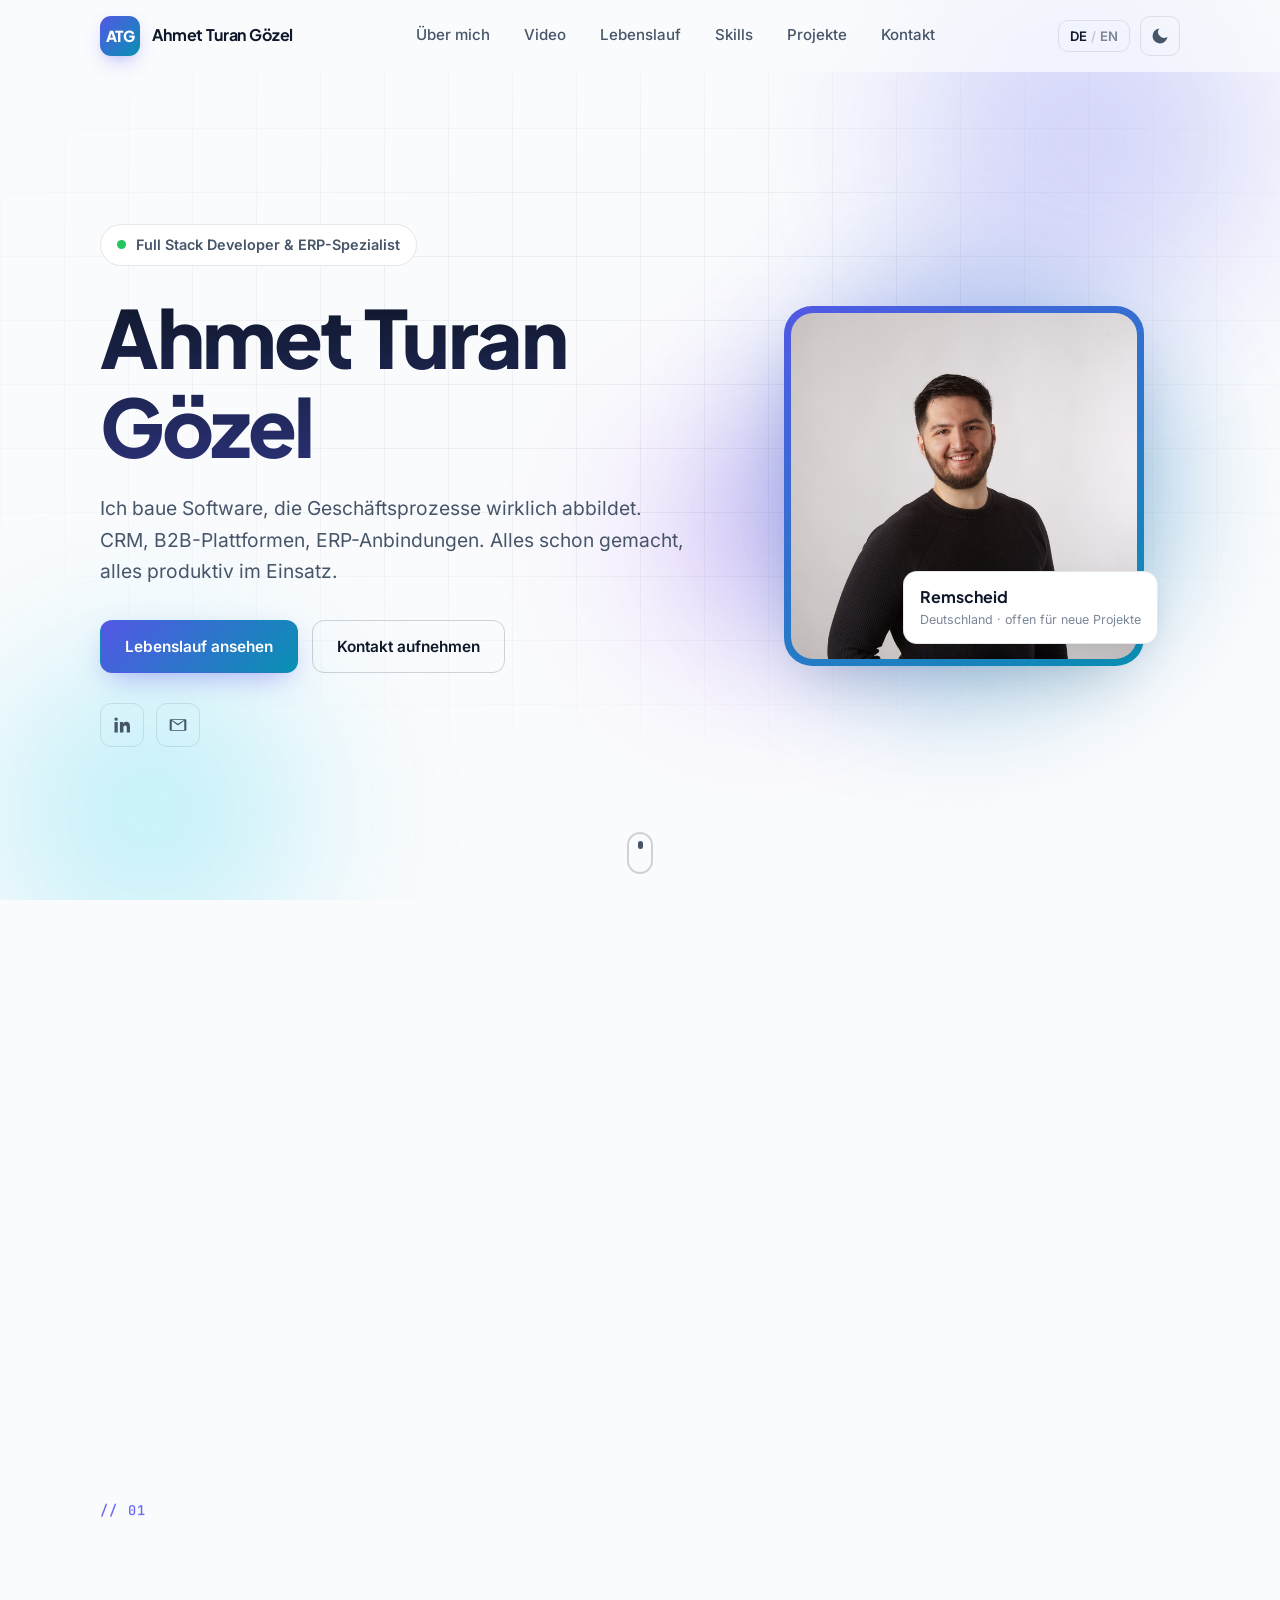
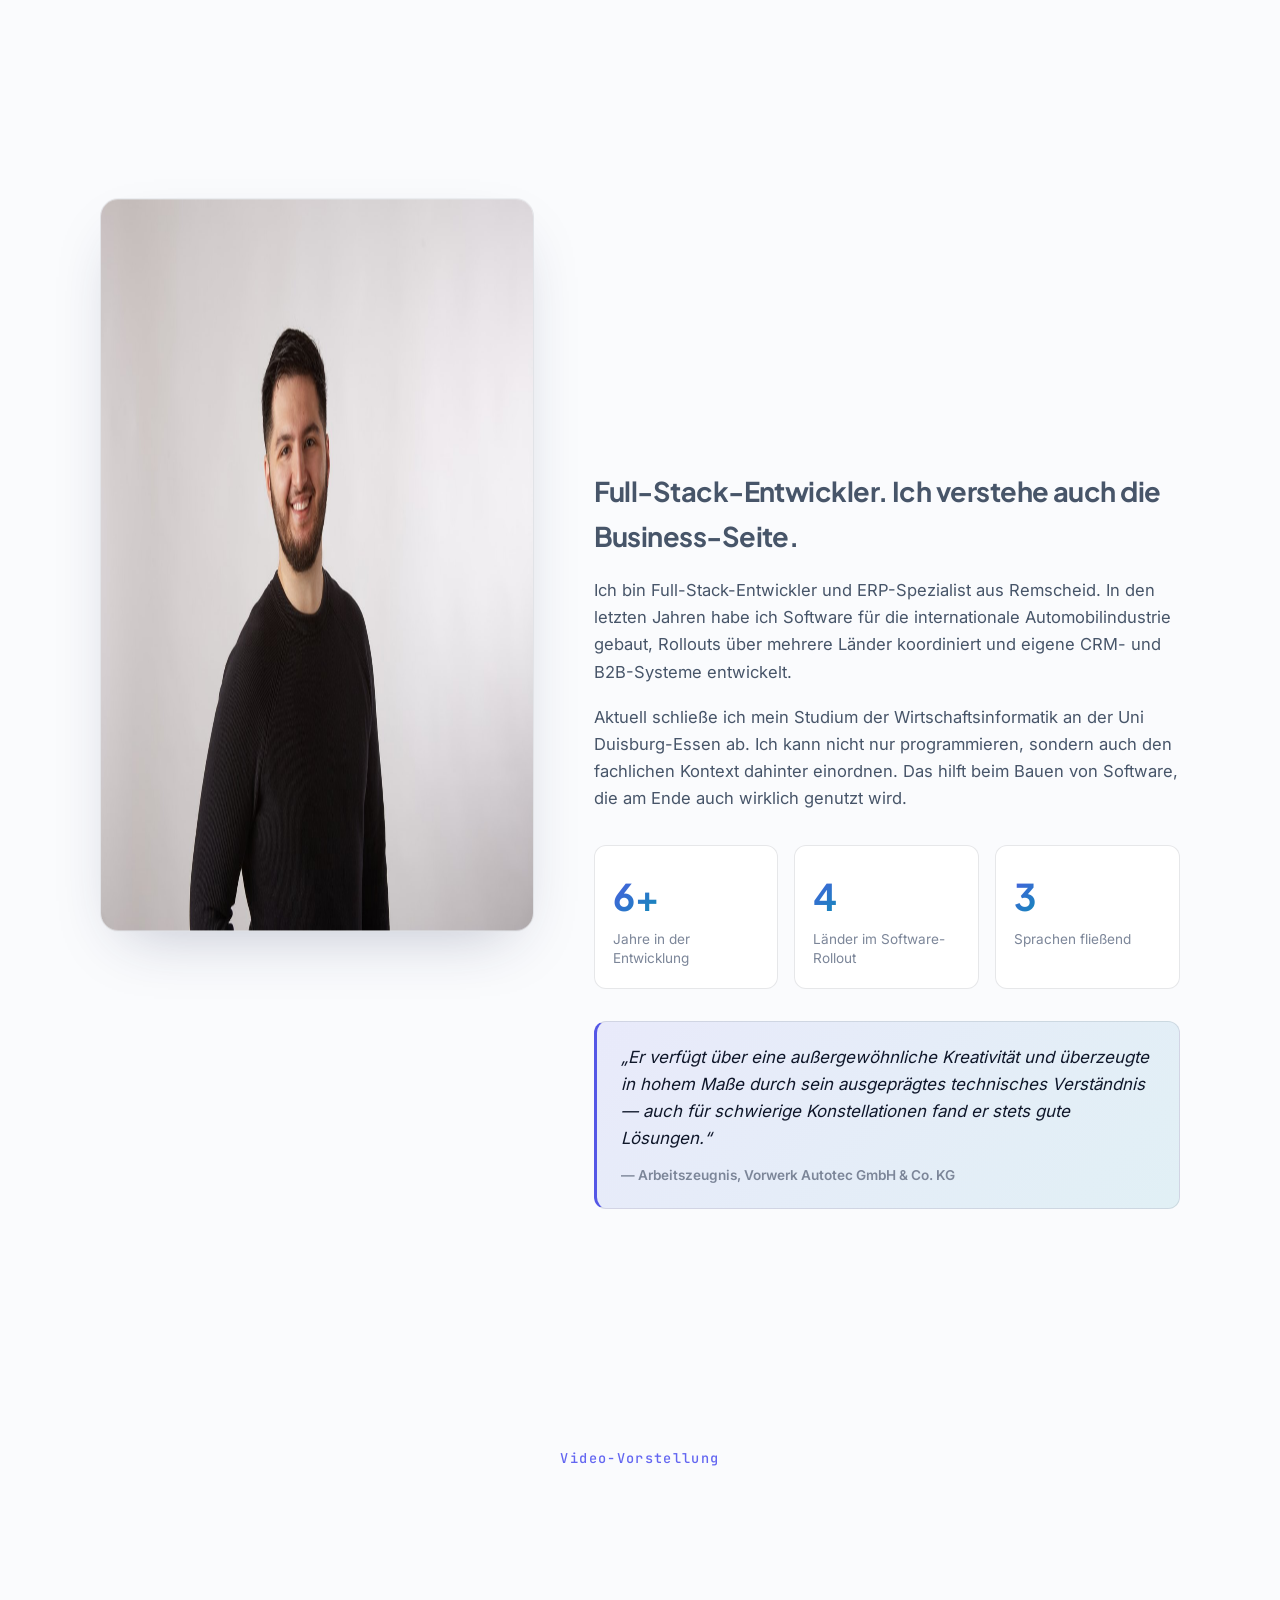
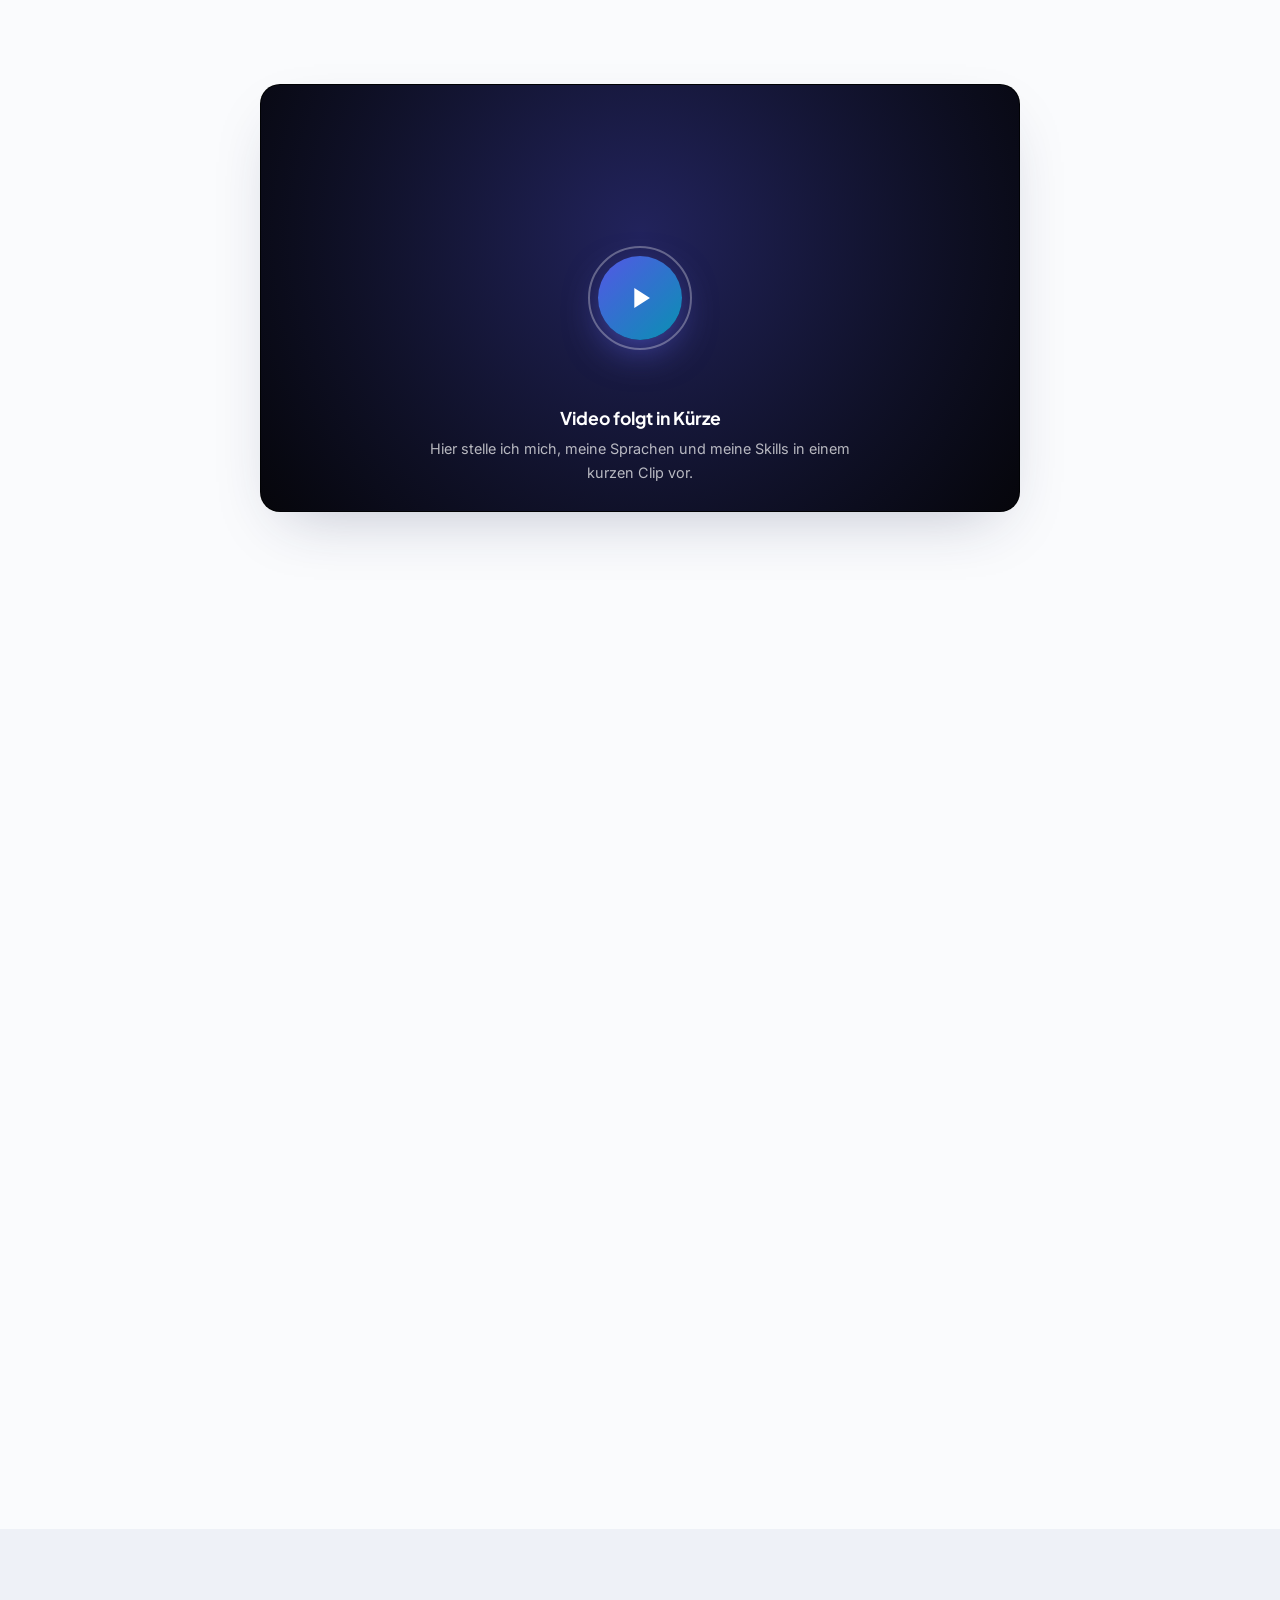
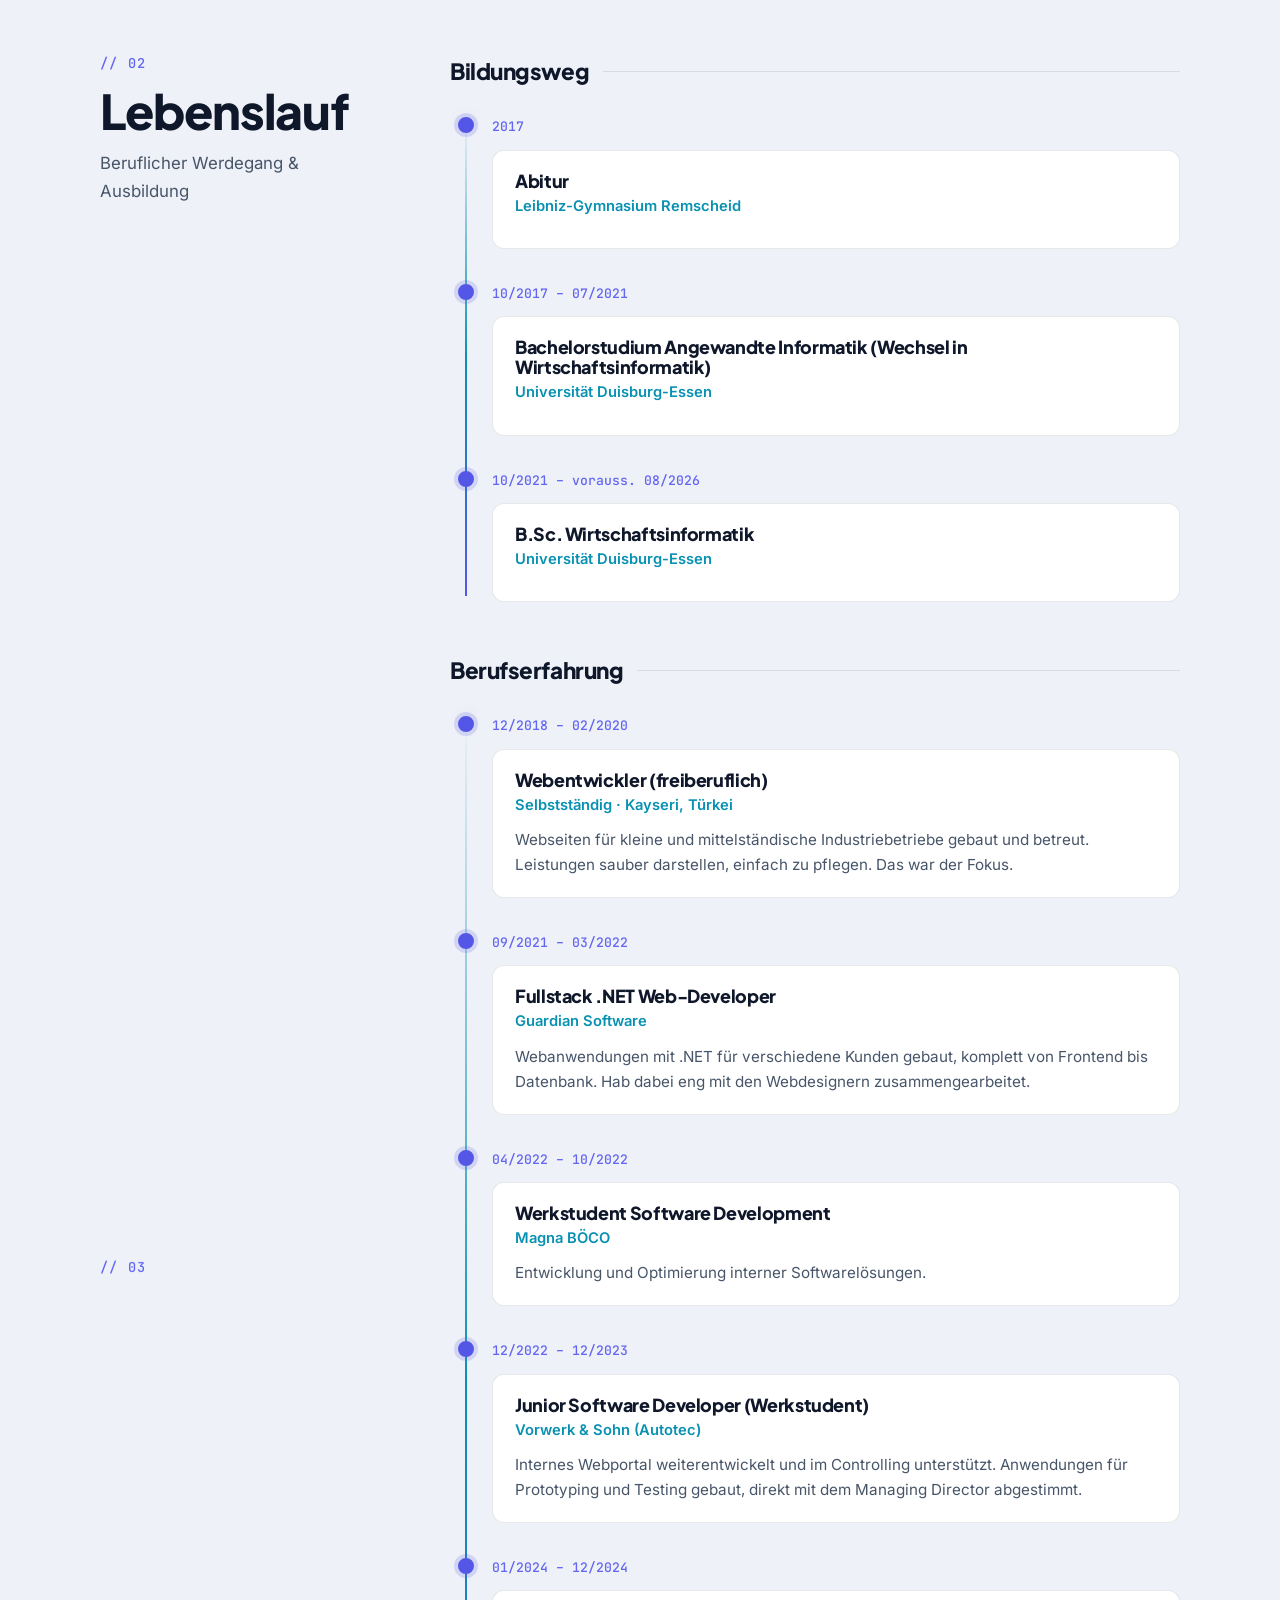
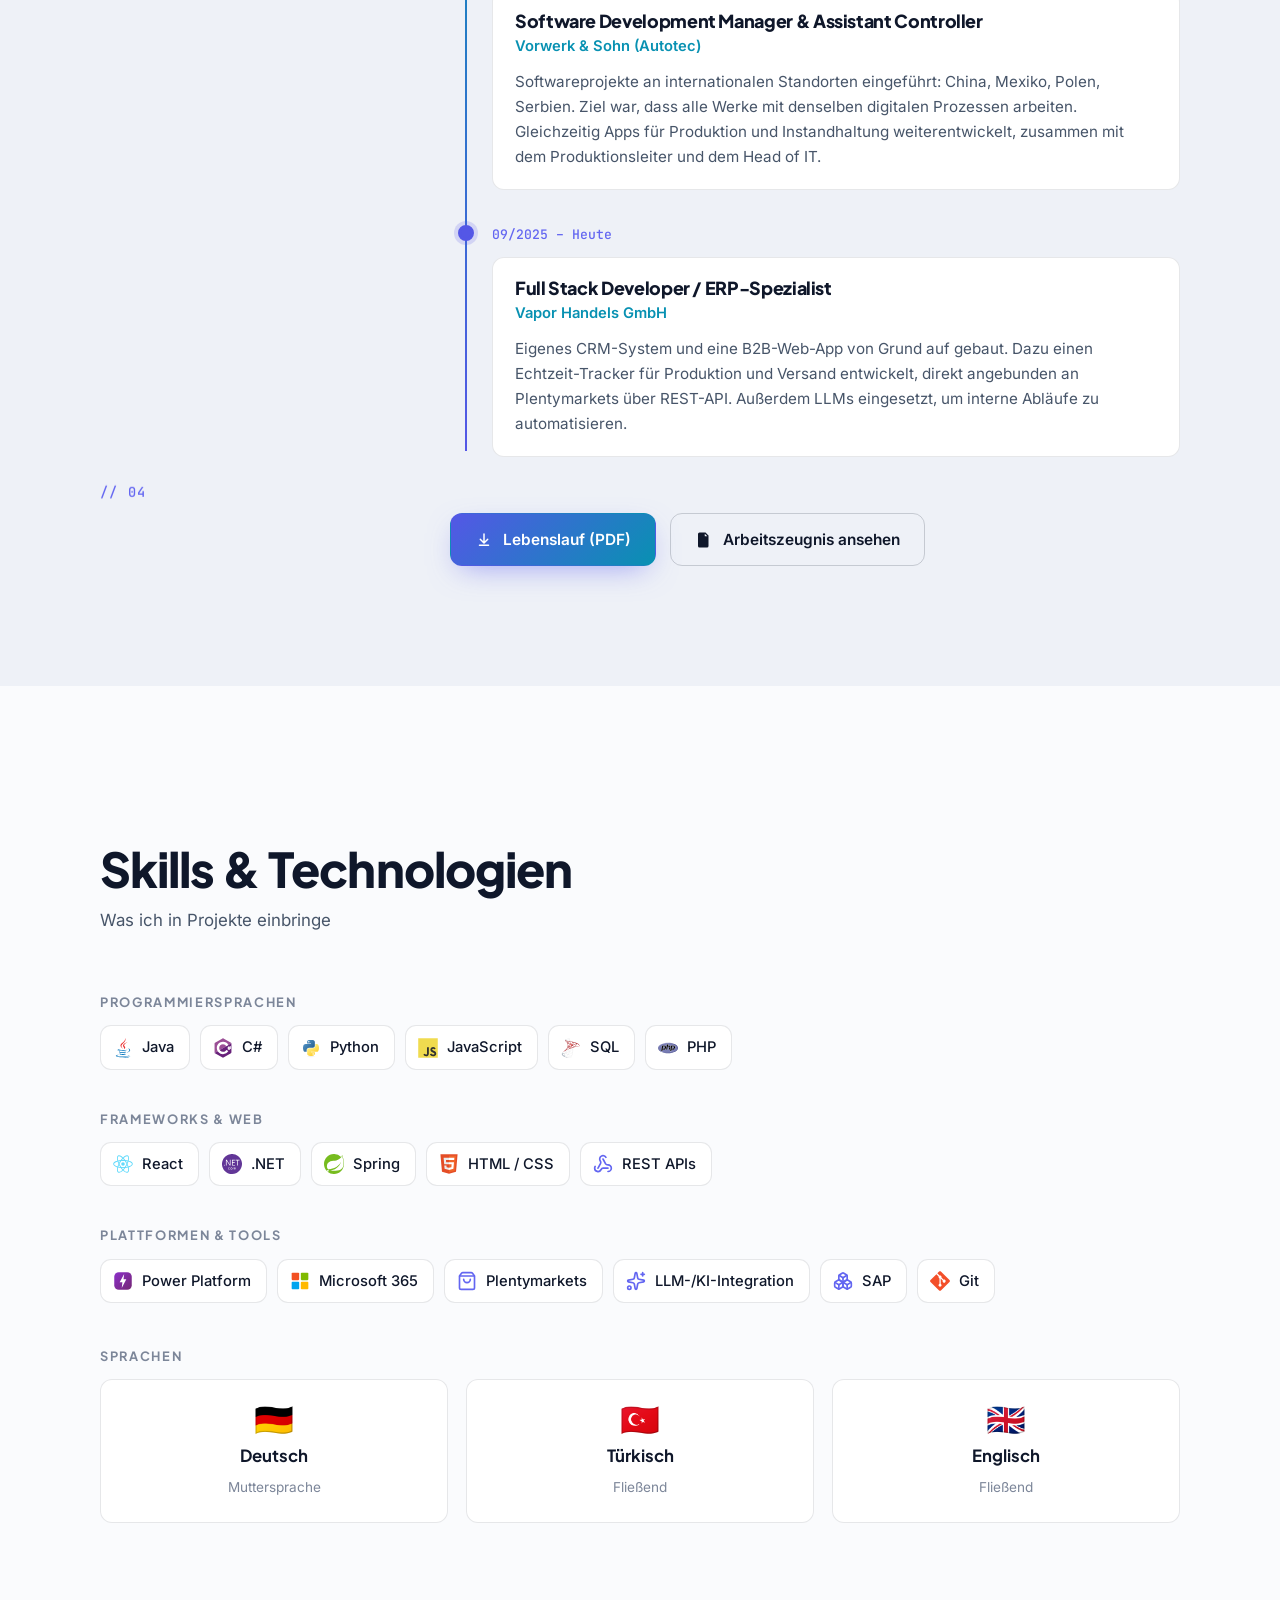
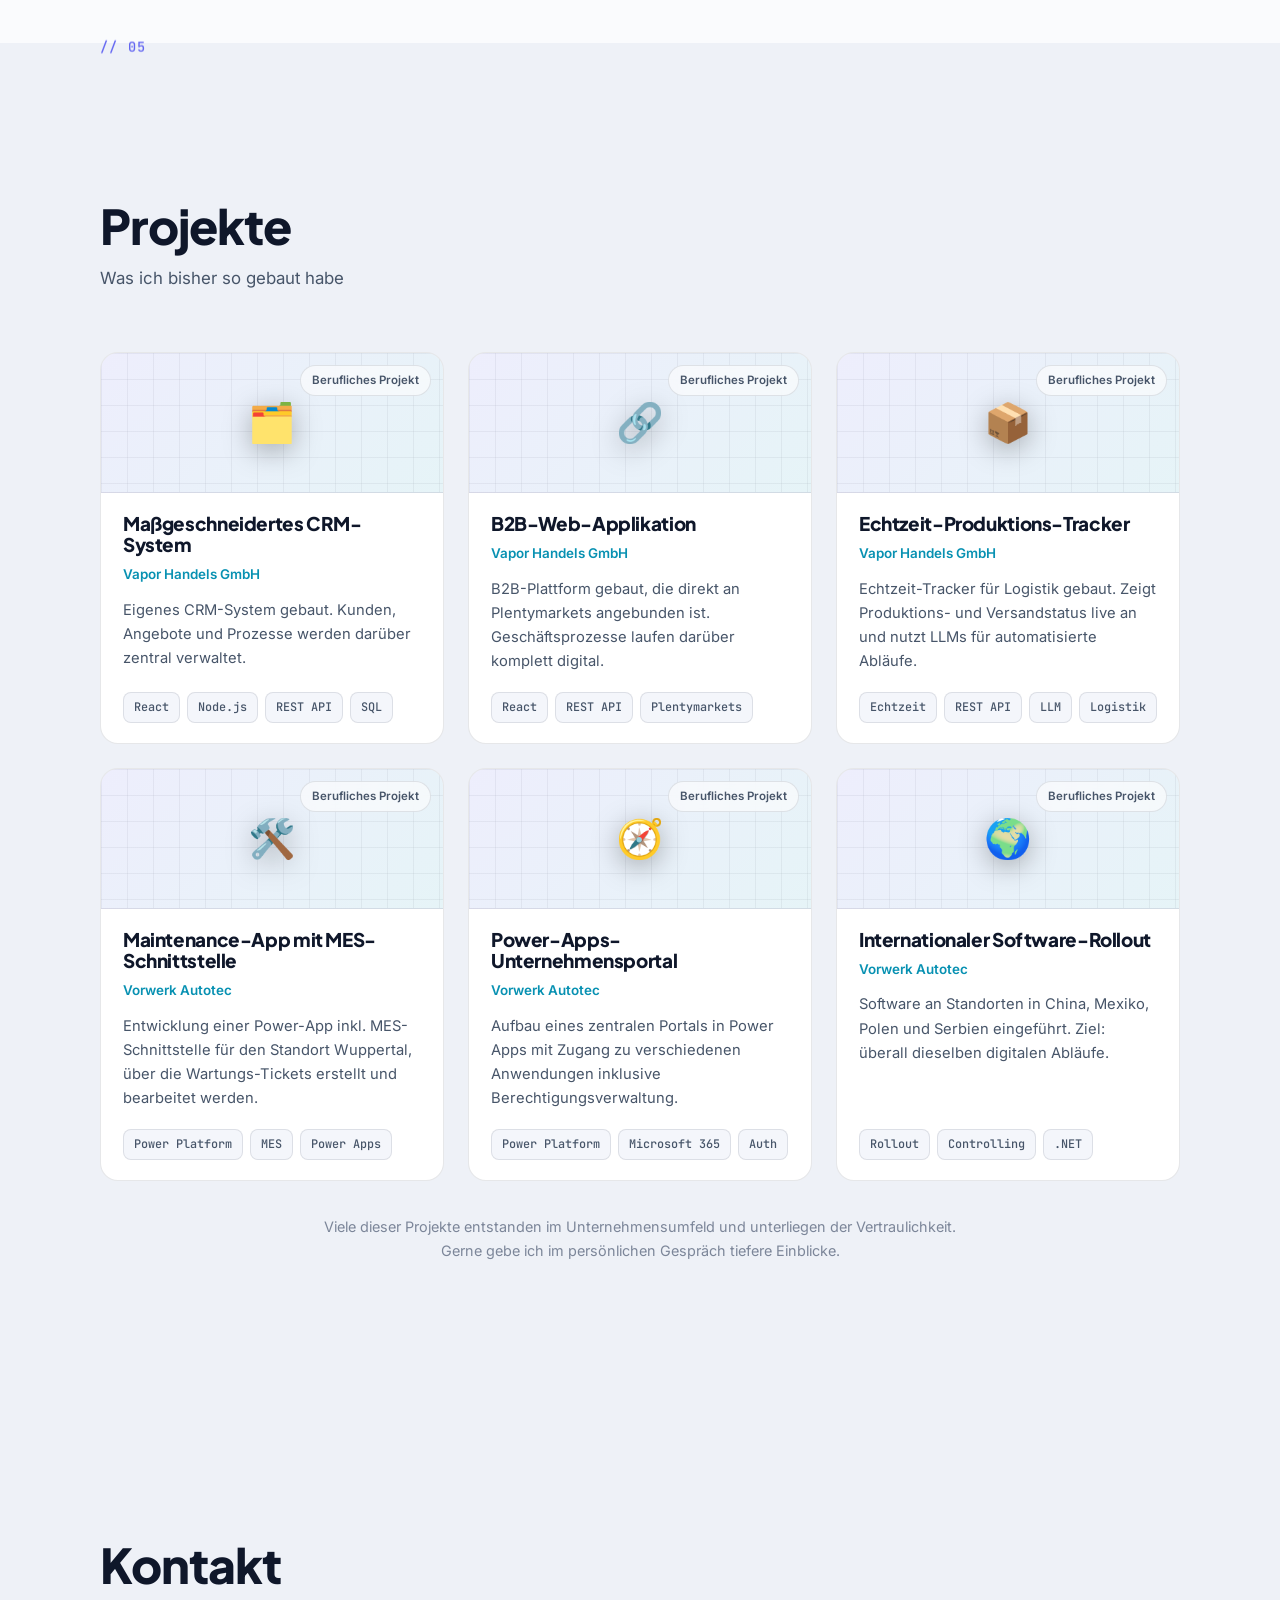
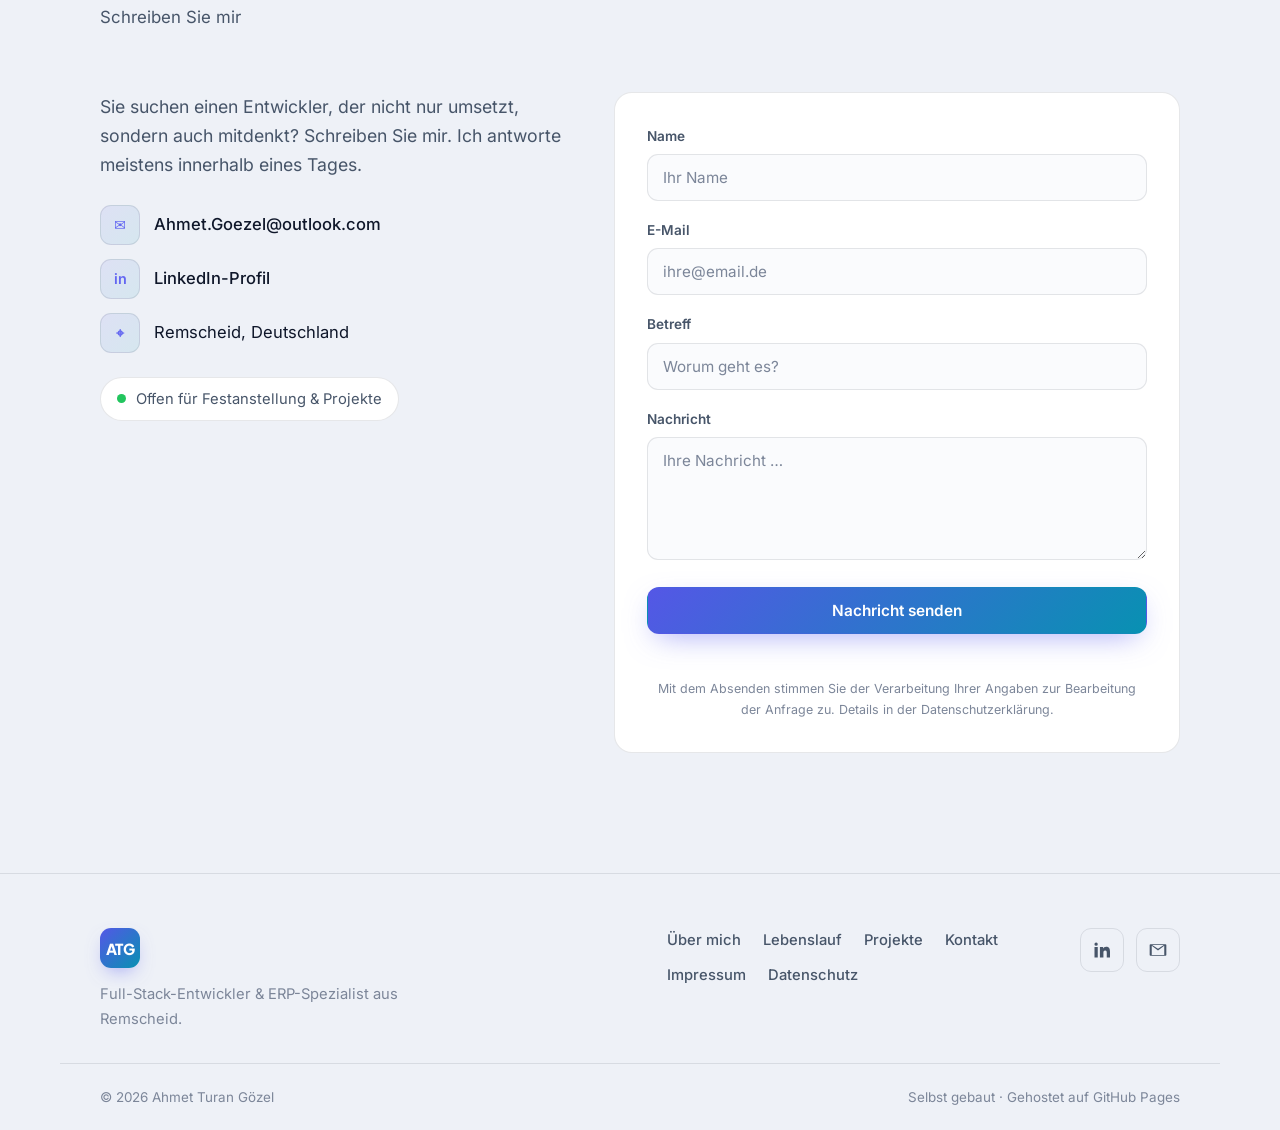
<file: index.html>
<!DOCTYPE html>
<html lang="de" data-theme="dark">
<head>
  <meta charset="UTF-8" />
  <meta name="viewport" content="width=device-width, initial-scale=1.0" />
  <title>Ahmet Turan Gözel — Full Stack Developer & ERP-Spezialist</title>
  <meta name="description" content="Ahmet Turan Gözel – Full-Stack-Entwickler und ERP-Spezialist aus Remscheid. Internationale Automobilindustrie, eigene CRM- und B2B-Systeme, React, Power Platform, ERP-Anbindung." />
  <meta name="author" content="Ahmet Turan Gözel" />
  <meta name="theme-color" content="#0a0a0f" />
  <link rel="canonical" href="https://turangoezel.is-a.dev/" />

  <!-- Open Graph -->
  <meta property="og:type" content="website" />
  <meta property="og:locale" content="de_DE" />
  <meta property="og:locale:alternate" content="en_US" />
  <meta property="og:title" content="Ahmet Turan Gözel — Full Stack Developer & ERP-Spezialist" />
  <meta property="og:description" content="Full-Stack-Entwickler und ERP-Spezialist aus Remscheid. Internationale Projekterfahrung, CRM-/B2B-Entwicklung, React & Power Platform." />
  <meta property="og:url" content="https://turangoezel.is-a.dev/" />
  <meta property="og:image" content="https://turangoezel.is-a.dev/assets/img/og-image.jpg" />
  <meta property="og:image:width" content="1200" />
  <meta property="og:image:height" content="630" />

  <!-- Twitter -->
  <meta name="twitter:card" content="summary_large_image" />
  <meta name="twitter:title" content="Ahmet Turan Gözel — Full Stack Developer & ERP-Spezialist" />
  <meta name="twitter:description" content="Full-Stack-Entwickler und ERP-Spezialist aus Remscheid." />
  <meta name="twitter:image" content="https://turangoezel.is-a.dev/assets/img/og-image.jpg" />

  <link rel="icon" href="/favicon.svg" type="image/svg+xml" />
  <link rel="apple-touch-icon" href="/assets/img/profile.jpg" />

  <!-- Preload critical fonts -->
  <link rel="preload" href="/assets/fonts/jakarta-800.woff2" as="font" type="font/woff2" crossorigin />
  <link rel="preload" href="/assets/fonts/inter-400.woff2" as="font" type="font/woff2" crossorigin />

  <link rel="stylesheet" href="/css/style.css" />

  <!-- Set theme + language before paint to avoid flash -->
  <script>
    (function () {
      try {
        var t = localStorage.getItem('theme');
        if (!t) t = window.matchMedia('(prefers-color-scheme: light)').matches ? 'light' : 'dark';
        document.documentElement.setAttribute('data-theme', t);
        var l = localStorage.getItem('lang') || 'de';
        document.documentElement.setAttribute('lang', l);
      } catch (e) {}
    })();
  </script>

  <!-- Structured data: Person -->
  <script type="application/ld+json">
  {
    "@context": "https://schema.org",
    "@type": "Person",
    "name": "Ahmet Turan Gözel",
    "jobTitle": "Full Stack Developer & ERP Specialist",
    "address": { "@type": "PostalAddress", "addressLocality": "Remscheid", "addressCountry": "DE" },
    "email": "mailto:Ahmet.Goezel@outlook.com",
    "url": "https://turangoezel.is-a.dev",
    "alumniOf": "Universität Duisburg-Essen",
    "knowsLanguage": ["de", "en", "tr"],
    "sameAs": ["https://www.linkedin.com/in/ahmet-turan-g%C3%B6zel-09b150219/"]
  }
  </script>
</head>
<body>
  <a href="#main" class="skip-link" data-de="Zum Inhalt springen" data-en="Skip to content">Zum Inhalt springen</a>

  <!-- ============ HEADER ============ -->
  <header class="header" id="header">
    <div class="container header__inner">
      <a href="#home" class="brand" aria-label="Ahmet Turan Gözel — Start">
        <span class="brand__mark">ATG</span>
        <span class="brand__name">Ahmet&nbsp;Turan&nbsp;Gözel</span>
      </a>

      <nav class="nav" id="nav" aria-label="Hauptnavigation">
        <a href="#about"    class="nav__link" data-de="Über mich"   data-en="About">Über mich</a>
        <a href="#video"    class="nav__link" data-de="Video"       data-en="Video">Video</a>
        <a href="#cv"       class="nav__link" data-de="Lebenslauf"  data-en="Resume">Lebenslauf</a>
        <a href="#skills"   class="nav__link" data-de="Skills"      data-en="Skills">Skills</a>
        <a href="#projects" class="nav__link" data-de="Projekte"    data-en="Projects">Projekte</a>
        <a href="#contact"  class="nav__link" data-de="Kontakt"     data-en="Contact">Kontakt</a>
      </nav>

      <div class="header__actions">
        <button class="lang-toggle" id="langToggle" type="button"
                data-de-aria="Sprache wechseln zu Englisch" data-en-aria="Switch language to German"
                aria-label="Sprache wechseln">
          <span class="lang-toggle__opt" data-lang-opt="de">DE</span>
          <span class="lang-toggle__sep">/</span>
          <span class="lang-toggle__opt" data-lang-opt="en">EN</span>
        </button>

        <button class="theme-toggle" id="themeToggle" type="button"
                data-de-aria="Hell-/Dunkelmodus umschalten" data-en-aria="Toggle light/dark mode"
                aria-label="Theme umschalten">
          <svg class="icon-sun"  viewBox="0 0 24 24" width="20" height="20" aria-hidden="true"><path fill="currentColor" d="M12 17a5 5 0 1 0 0-10 5 5 0 0 0 0 10Zm0-13a1 1 0 0 1 1 1v1a1 1 0 1 1-2 0V5a1 1 0 0 1 1-1Zm0 14a1 1 0 0 1 1 1v1a1 1 0 1 1-2 0v-1a1 1 0 0 1 1-1ZM4 12a1 1 0 0 1-1 1H2a1 1 0 1 1 0-2h1a1 1 0 0 1 1 1Zm18 0a1 1 0 0 1-1 1h-1a1 1 0 1 1 0-2h1a1 1 0 0 1 1 1ZM5.6 5.6a1 1 0 0 1 1.4 0l.7.7a1 1 0 0 1-1.4 1.4l-.7-.7a1 1 0 0 1 0-1.4Zm11 11a1 1 0 0 1 1.4 0l.7.7a1 1 0 0 1-1.4 1.4l-.7-.7a1 1 0 0 1 0-1.4Zm1.4-11a1 1 0 0 1 0 1.4l-.7.7a1 1 0 1 1-1.4-1.4l.7-.7a1 1 0 0 1 1.4 0Zm-11 11a1 1 0 0 1 0 1.4l-.7.7a1 1 0 0 1-1.4-1.4l.7-.7a1 1 0 0 1 1.4 0Z"/></svg>
          <svg class="icon-moon" viewBox="0 0 24 24" width="20" height="20" aria-hidden="true"><path fill="currentColor" d="M21 12.8A9 9 0 1 1 11.2 3a7 7 0 0 0 9.8 9.8Z"/></svg>
        </button>

        <button class="hamburger" id="hamburger" type="button" aria-expanded="false" aria-controls="nav"
                data-de-aria="Menü öffnen" data-en-aria="Open menu" aria-label="Menü">
          <span></span><span></span><span></span>
        </button>
      </div>
    </div>
  </header>

  <main id="main">
    <!-- ============ HERO ============ -->
    <div class="hero-scene" data-scene="--hp">
    <section class="hero" id="home">
      <div class="hero__bg" aria-hidden="true">
        <span class="blob blob--1"></span>
        <span class="blob blob--2"></span>
        <span class="blob blob--3"></span>
        <span class="grid-overlay"></span>
      </div>

      <div class="container hero__inner">
        <div class="hero__content">
          <p class="hero__eyebrow reveal">
            <span class="status-dot"></span>
            <span data-de="Full Stack Developer & ERP-Spezialist" data-en="Full Stack Developer & ERP Specialist">Full Stack Developer & ERP-Spezialist</span>
          </p>
          <h1 class="hero__title reveal">Ahmet&nbsp;Turan<br />Gözel</h1>
          <p class="hero__lead reveal" data-de="Ich baue Software, die Geschäftsprozesse wirklich abbildet. CRM, B2B-Plattformen, ERP-Anbindungen. Alles schon gemacht, alles produktiv im Einsatz."
             data-en="I build software that actually maps business processes. CRM, B2B platforms, ERP integrations. All built, all running in production.">
            Ich baue Software, die Geschäftsprozesse wirklich abbildet. CRM, B2B-Plattformen, ERP-Anbindungen. Alles schon gemacht, alles produktiv im Einsatz.
          </p>

          <div class="hero__cta reveal">
            <a href="#cv" class="btn btn--primary" data-de="Lebenslauf ansehen" data-en="View resume">Lebenslauf ansehen</a>
            <a href="#contact" class="btn btn--ghost" data-de="Kontakt aufnehmen" data-en="Get in touch">Kontakt aufnehmen</a>
          </div>

          <div class="hero__socials reveal">
            <a href="https://www.linkedin.com/in/ahmet-turan-g%C3%B6zel-09b150219/" target="_blank" rel="noopener" aria-label="LinkedIn" class="social-link">
              <svg viewBox="0 0 24 24" width="20" height="20" aria-hidden="true"><path fill="currentColor" d="M6.94 5a2 2 0 1 1-4 0 2 2 0 0 1 4 0ZM3 8.5h3.9V21H3V8.5Zm6.5 0h3.7v1.7h.1c.5-1 1.8-2 3.7-2 3.9 0 4.6 2.6 4.6 5.9V21h-3.9v-5.5c0-1.3 0-3-1.9-3s-2.1 1.4-2.1 2.9V21H9.5V8.5Z"/></svg>
            </a>
            <a href="mailto:Ahmet.Goezel@outlook.com" aria-label="E-Mail" class="social-link">
              <svg viewBox="0 0 24 24" width="20" height="20" aria-hidden="true"><path fill="currentColor" d="M3 5h18a1 1 0 0 1 1 1v12a1 1 0 0 1-1 1H3a1 1 0 0 1-1-1V6a1 1 0 0 1 1-1Zm9 7.5L4.5 7v11h15V7L12 12.5Zm0-2L19 6H5l7 4.5Z"/></svg>
            </a>
          </div>
        </div>

        <div class="hero__portrait reveal">
          <div class="portrait">
            <img src="/assets/img/profile.jpg" width="640" height="640"
                 alt="Porträtfoto von Ahmet Turan Gözel" fetchpriority="high" />
            <div class="portrait__glow" aria-hidden="true"></div>
          </div>
          <div class="portrait__badge">
            <strong>Remscheid</strong>
            <span data-de="Deutschland · offen für neue Projekte" data-en="Germany · open to new projects">Deutschland · offen für neue Projekte</span>
          </div>
        </div>
      </div>

      <a href="#about" class="scroll-cue" aria-hidden="true">
        <span class="scroll-cue__dot"></span>
      </a>
    </section>
    </div>

    <!-- ============ ABOUT ============ -->
    <section class="section" id="about">
      <div class="container">
        <div class="section__head reveal">
          <span class="section__index" data-parallax="0.16">01</span>
          <h2 class="section__title" data-de="Über mich" data-en="About me">Über mich</h2>
        </div>

        <div class="about">
          <div class="about__media reveal" data-parallax="0.10">
            <img src="/assets/img/profile-wide.jpg" width="1100" height="733"
                 alt="Ahmet Turan Gözel" loading="lazy" class="about__photo" />
          </div>

          <div class="about__body">
            <p class="about__lead reveal" data-de="Full-Stack-Entwickler. Ich verstehe auch die Business-Seite."
               data-en="Full-stack developer. I get the business side too.">
              Full-Stack-Entwickler. Ich verstehe auch die Business-Seite.
            </p>
            <p class="reveal" data-de="Ich bin Full-Stack-Entwickler und ERP-Spezialist aus Remscheid. In den letzten Jahren habe ich Software für die internationale Automobilindustrie gebaut, Rollouts über mehrere Länder koordiniert und eigene CRM- und B2B-Systeme entwickelt."
               data-en="I'm a full-stack developer and ERP specialist from Remscheid, Germany. Over the past years I've built software for the international automotive industry, coordinated rollouts across multiple countries and developed my own CRM and B2B systems.">
              Ich bin Full-Stack-Entwickler und ERP-Spezialist aus Remscheid. In den letzten Jahren habe ich Software für die internationale Automobilindustrie gebaut, Rollouts über mehrere Länder koordiniert und eigene CRM- und B2B-Systeme entwickelt.
            </p>
            <p class="reveal" data-de="Aktuell schließe ich mein Studium der Wirtschaftsinformatik an der Uni Duisburg-Essen ab. Ich kann nicht nur programmieren, sondern auch den fachlichen Kontext dahinter einordnen. Das hilft beim Bauen von Software, die am Ende auch wirklich genutzt wird."
               data-en="I'm currently finishing my Business Informatics degree at the University of Duisburg-Essen. I don't just write code, I also understand the business context behind it. That helps me build software people actually use.">
              Aktuell schließe ich mein Studium der Wirtschaftsinformatik an der Uni Duisburg-Essen ab. Ich kann nicht nur programmieren, sondern auch den fachlichen Kontext dahinter einordnen. Das hilft beim Bauen von Software, die am Ende auch wirklich genutzt wird.
            </p>

            <div class="stats reveal reveal--scale-up">
              <div class="stat">
                <strong class="stat__num" data-count="6" data-suffix="+">6+</strong>
                <span class="stat__label" data-de="Jahre in der Entwicklung" data-en="Years developing">Jahre in der Entwicklung</span>
              </div>
              <div class="stat">
                <strong class="stat__num" data-count="4">4</strong>
                <span class="stat__label" data-de="Länder im Software-Rollout" data-en="Countries in rollout">Länder im Software-Rollout</span>
              </div>
              <div class="stat">
                <strong class="stat__num" data-count="3">3</strong>
                <span class="stat__label" data-de="Sprachen fließend" data-en="Languages spoken">Sprachen fließend</span>
              </div>
            </div>

            <figure class="quote reveal">
              <blockquote data-de="„Er verfügt über eine außergewöhnliche Kreativität und überzeugte in hohem Maße durch sein ausgeprägtes technisches Verständnis — auch für schwierige Konstellationen fand er stets gute Lösungen.“"
                          data-en="&ldquo;He possesses exceptional creativity and impressed greatly with his pronounced technical understanding — he always found good solutions, even for difficult situations.&rdquo;">
                „Er verfügt über eine außergewöhnliche Kreativität und überzeugte in hohem Maße durch sein ausgeprägtes technisches Verständnis — auch für schwierige Konstellationen fand er stets gute Lösungen.“
              </blockquote>
              <figcaption data-de="— Arbeitszeugnis, Vorwerk Autotec GmbH & Co. KG" data-en="— Reference letter, Vorwerk Autotec GmbH & Co. KG">— Arbeitszeugnis, Vorwerk Autotec GmbH & Co. KG</figcaption>
            </figure>
          </div>
        </div>
      </div>
    </section>

    <!-- ============ VIDEO ============ -->
    <div class="video-scene" data-scene="--vp">
      <section class="video-band" id="video">
        <div class="video-stage">
          <p class="video-band__eyebrow" data-de="Video-Vorstellung" data-en="Video intro">Video-Vorstellung</p>
          <div class="video reveal" id="videoFacade" data-video-id="">
            <div class="video__inner">
              <button class="video__play" type="button" data-de-aria="Video abspielen" data-en-aria="Play video" aria-label="Video abspielen">
                <svg viewBox="0 0 24 24" width="34" height="34" aria-hidden="true"><path fill="currentColor" d="M8 5v14l11-7L8 5Z"/></svg>
              </button>
              <div class="video__placeholder">
                <p class="video__soon" data-de="Video folgt in Kürze" data-en="Video coming soon">Video folgt in Kürze</p>
                <p class="video__hint" data-de="Hier stelle ich mich, meine Sprachen und meine Skills in einem kurzen Clip vor."
                   data-en="Here I'll introduce myself, my languages and my skills in a short clip.">
                  Hier stelle ich mich, meine Sprachen und meine Skills in einem kurzen Clip vor.
                </p>
              </div>
            </div>
          </div>
        </div>
      </section>
    </div>

    <!-- ============ LEBENSLAUF ============ -->
    <section class="section section--alt" id="cv">
      <div class="container cv-layout" data-scene="--cp">
        <aside class="cv-aside">
          <div class="section__head">
            <span class="section__index">02</span>
            <h2 class="section__title" data-de="Lebenslauf" data-en="Resume">Lebenslauf</h2>
            <p class="section__sub" data-de="Beruflicher Werdegang & Ausbildung" data-en="Career & education">Beruflicher Werdegang & Ausbildung</p>
          </div>
        </aside>

        <div class="cv tl-progress" id="cvTimeline">
          <h3 class="cv__heading reveal" data-de="Bildungsweg" data-en="Education">Bildungsweg</h3>
          <ol class="timeline">
            <span class="timeline__comet" aria-hidden="true"></span>
            <li class="timeline__item reveal">
              <span class="timeline__dot"></span>
              <span class="timeline__date">2017</span>
              <div class="timeline__card">
                <h4 class="timeline__role" data-de="Abitur" data-en="Abitur (high school diploma)">Abitur</h4>
                <p class="timeline__org">Leibniz-Gymnasium Remscheid</p>
              </div>
            </li>
            <li class="timeline__item reveal">
              <span class="timeline__dot"></span>
              <span class="timeline__date">10/2017 – 07/2021</span>
              <div class="timeline__card">
                <h4 class="timeline__role" data-de="Bachelorstudium Angewandte Informatik (Wechsel in Wirtschaftsinformatik)" data-en="Applied Computer Science (switched to Business Informatics)">Bachelorstudium Angewandte Informatik (Wechsel in Wirtschaftsinformatik)</h4>
                <p class="timeline__org">Universität Duisburg-Essen</p>
              </div>
            </li>
            <li class="timeline__item reveal">
              <span class="timeline__dot"></span>
              <span class="timeline__date">10/2021 – <span data-de="vorauss. 08/2026" data-en="exp. 08/2026">vorauss. 08/2026</span></span>
              <div class="timeline__card">
                <h4 class="timeline__role" data-de="B.Sc. Wirtschaftsinformatik" data-en="B.Sc. Business Informatics">B.Sc. Wirtschaftsinformatik</h4>
                <p class="timeline__org">Universität Duisburg-Essen</p>
              </div>
            </li>
          </ol>

          <h3 class="cv__heading reveal" data-de="Berufserfahrung" data-en="Experience">Berufserfahrung</h3>
          <ol class="timeline">
            <span class="timeline__comet" aria-hidden="true"></span>

            <li class="timeline__item reveal">
              <span class="timeline__dot"></span>
              <span class="timeline__date">12/2018 – 02/2020</span>
              <div class="timeline__card">
                <h4 class="timeline__role" data-de="Webentwickler (freiberuflich)" data-en="Web Developer (freelance)">Webentwickler (freiberuflich)</h4>
                <p class="timeline__org" data-de="Selbstständig · Kayseri, Türkei" data-en="Self-employed · Kayseri, Turkey">Selbstständig · Kayseri, Türkei</p>
                <p class="timeline__text" data-de="Webseiten für kleine und mittelständische Industriebetriebe gebaut und betreut. Leistungen sauber darstellen, einfach zu pflegen. Das war der Fokus."
                   data-en="Built and maintained websites for small and mid-sized industrial companies. Focus was on presenting their services clearly and keeping things easy to maintain.">
                  Webseiten für kleine und mittelständische Industriebetriebe gebaut und betreut. Leistungen sauber darstellen, einfach zu pflegen. Das war der Fokus.
                </p>
              </div>
            </li>

            <li class="timeline__item reveal">
              <span class="timeline__dot"></span>
              <span class="timeline__date">09/2021 – 03/2022</span>
              <div class="timeline__card">
                <h4 class="timeline__role">Fullstack .NET Web-Developer</h4>
                <p class="timeline__org">Guardian Software</p>
                <p class="timeline__text" data-de="Webanwendungen mit .NET für verschiedene Kunden gebaut, komplett von Frontend bis Datenbank. Hab dabei eng mit den Webdesignern zusammengearbeitet."
                   data-en="Built web applications with .NET for different clients, covering the full stack from frontend to database. Worked closely with the web designers on the projects.">
                  Webanwendungen mit .NET für verschiedene Kunden gebaut, komplett von Frontend bis Datenbank. Hab dabei eng mit den Webdesignern zusammengearbeitet.
                </p>
              </div>
            </li>

            <li class="timeline__item reveal">
              <span class="timeline__dot"></span>
              <span class="timeline__date">04/2022 – 10/2022</span>
              <div class="timeline__card">
                <h4 class="timeline__role" data-de="Werkstudent Software Development" data-en="Working Student, Software Development">Werkstudent Software Development</h4>
                <p class="timeline__org">Magna BÖCO</p>
                <p class="timeline__text" data-de="Entwicklung und Optimierung interner Softwarelösungen."
                   data-en="Development and optimisation of internal software solutions.">
                  Entwicklung und Optimierung interner Softwarelösungen.
                </p>
              </div>
            </li>

            <li class="timeline__item reveal">
              <span class="timeline__dot"></span>
              <span class="timeline__date">12/2022 – 12/2023</span>
              <div class="timeline__card">
                <h4 class="timeline__role" data-de="Junior Software Developer (Werkstudent)" data-en="Junior Software Developer (working student)">Junior Software Developer (Werkstudent)</h4>
                <p class="timeline__org">Vorwerk & Sohn (Autotec)</p>
                <p class="timeline__text" data-de="Internes Webportal weiterentwickelt und im Controlling unterstützt. Anwendungen für Prototyping und Testing gebaut, direkt mit dem Managing Director abgestimmt."
                   data-en="Extended an internal web portal and supported the controlling team. Built prototyping and testing apps, working directly with the Managing Director.">
                  Internes Webportal weiterentwickelt und im Controlling unterstützt. Anwendungen für Prototyping und Testing gebaut, direkt mit dem Managing Director abgestimmt.
                </p>
              </div>
            </li>

            <li class="timeline__item reveal">
              <span class="timeline__dot"></span>
              <span class="timeline__date">01/2024 – 12/2024</span>
              <div class="timeline__card">
                <h4 class="timeline__role" data-de="Software Development Manager & Assistant Controller" data-en="Software Development Manager & Assistant Controller">Software Development Manager & Assistant Controller</h4>
                <p class="timeline__org">Vorwerk & Sohn (Autotec)</p>
                <p class="timeline__text" data-de="Softwareprojekte an internationalen Standorten eingeführt: China, Mexiko, Polen, Serbien. Ziel war, dass alle Werke mit denselben digitalen Prozessen arbeiten. Gleichzeitig Apps für Produktion und Instandhaltung weiterentwickelt, zusammen mit dem Produktionsleiter und dem Head of IT."
                   data-en="Rolled out software projects at international sites: China, Mexico, Poland, Serbia. The goal was getting all plants on the same digital processes. Also built and extended apps for production and maintenance together with the production lead and Head of IT.">
                  Softwareprojekte an internationalen Standorten eingeführt: China, Mexiko, Polen, Serbien. Ziel war, dass alle Werke mit denselben digitalen Prozessen arbeiten. Gleichzeitig Apps für Produktion und Instandhaltung weiterentwickelt, zusammen mit dem Produktionsleiter und dem Head of IT.
                </p>
              </div>
            </li>

            <li class="timeline__item reveal">
              <span class="timeline__dot"></span>
              <span class="timeline__date">09/2025 – <span data-de="Heute" data-en="Present">Heute</span></span>
              <div class="timeline__card">
                <h4 class="timeline__role">Full Stack Developer / ERP-Spezialist</h4>
                <p class="timeline__org">Vapor Handels GmbH</p>
                <p class="timeline__text" data-de="Eigenes CRM-System und eine B2B-Web-App von Grund auf gebaut. Dazu einen Echtzeit-Tracker für Produktion und Versand entwickelt, direkt angebunden an Plentymarkets über REST-API. Außerdem LLMs eingesetzt, um interne Abläufe zu automatisieren."
                   data-en="Built a custom CRM system and a B2B web app from scratch. Also developed a real-time tracker for production and shipping, connected directly to Plentymarkets via REST API. Plus LLM-based automation for internal workflows.">
                  Eigenes CRM-System und eine B2B-Web-App von Grund auf gebaut. Dazu einen Echtzeit-Tracker für Produktion und Versand entwickelt, direkt angebunden an Plentymarkets über REST-API. Außerdem LLMs eingesetzt, um interne Abläufe zu automatisieren.
                </p>
              </div>
            </li>
          </ol>

          <div class="cv__downloads reveal">
            <a class="btn btn--primary" href="/assets/docs/Ahmet-Turan-Goezel-Lebenslauf.pdf" download>
              <svg viewBox="0 0 24 24" width="18" height="18" aria-hidden="true"><path fill="currentColor" d="M12 3a1 1 0 0 1 1 1v9.6l3.3-3.3a1 1 0 0 1 1.4 1.4l-5 5a1 1 0 0 1-1.4 0l-5-5a1 1 0 0 1 1.4-1.4L11 13.6V4a1 1 0 0 1 1-1ZM5 19a1 1 0 0 1 1-1h12a1 1 0 1 1 0 2H6a1 1 0 0 1-1-1Z"/></svg>
              <span data-de="Lebenslauf (PDF)" data-en="Resume (PDF)">Lebenslauf (PDF)</span>
            </a>
            <a class="btn btn--ghost" href="/assets/docs/Vorwerk-Arbeitszeugnis-Ahmet-Turan-Goezel.pdf" target="_blank" rel="noopener">
              <svg viewBox="0 0 24 24" width="18" height="18" aria-hidden="true"><path fill="currentColor" d="M6 2h8l4 4v14a2 2 0 0 1-2 2H6a2 2 0 0 1-2-2V4a2 2 0 0 1 2-2Zm7 1.5V7h3.5L13 3.5ZM8 12h8v1.5H8V12Zm0 3h8v1.5H8V15Zm0-6h4v1.5H8V9Z"/></svg>
              <span data-de="Arbeitszeugnis ansehen" data-en="View reference letter">Arbeitszeugnis ansehen</span>
            </a>
          </div>
        </div>
      </div><!-- .cv-layout -->
    </section>

    <!-- ============ SKILLS ============ -->
    <section class="section" id="skills">
      <div class="container">
        <div class="section__head reveal">
          <span class="section__index" data-parallax="0.16">03</span>
          <h2 class="section__title" data-de="Skills & Technologien" data-en="Skills & technologies">Skills & Technologien</h2>
          <p class="section__sub" data-de="Was ich in Projekte einbringe" data-en="What I bring to projects">Was ich in Projekte einbringe</p>
        </div>

        <div class="skills">
          <div class="skill-group reveal">
            <h3 class="skill-group__title" data-de="Programmiersprachen" data-en="Programming languages">Programmiersprachen</h3>
            <ul class="skill-chips">
              <li class="chip" data-level="80"><img class="chip__icon" src="/assets/img/icons/java.svg" alt="" width="20" height="20" loading="lazy" /><span>Java</span><span class="chip__bar" aria-hidden="true"></span></li>
              <li class="chip" data-level="85"><img class="chip__icon" src="/assets/img/icons/csharp.svg" alt="" width="20" height="20" loading="lazy" /><span>C#</span><span class="chip__bar" aria-hidden="true"></span></li>
              <li class="chip" data-level="70"><img class="chip__icon" src="/assets/img/icons/python.svg" alt="" width="20" height="20" loading="lazy" /><span>Python</span><span class="chip__bar" aria-hidden="true"></span></li>
              <li class="chip" data-level="90"><img class="chip__icon" src="/assets/img/icons/javascript.svg" alt="" width="20" height="20" loading="lazy" /><span>JavaScript</span><span class="chip__bar" aria-hidden="true"></span></li>
              <li class="chip" data-level="80"><img class="chip__icon" src="/assets/img/icons/sql.svg" alt="" width="20" height="20" loading="lazy" /><span>SQL</span><span class="chip__bar" aria-hidden="true"></span></li>
              <li class="chip" data-level="65"><img class="chip__icon" src="/assets/img/icons/php.svg" alt="" width="20" height="20" loading="lazy" /><span>PHP</span><span class="chip__bar" aria-hidden="true"></span></li>
            </ul>
          </div>

          <div class="skill-group reveal">
            <h3 class="skill-group__title" data-de="Frameworks & Web" data-en="Frameworks & web">Frameworks & Web</h3>
            <ul class="skill-chips">
              <li class="chip" data-level="85"><img class="chip__icon" src="/assets/img/icons/react.svg" alt="" width="20" height="20" loading="lazy" /><span>React</span><span class="chip__bar" aria-hidden="true"></span></li>
              <li class="chip" data-level="85"><img class="chip__icon" src="/assets/img/icons/dotnet.svg" alt="" width="20" height="20" loading="lazy" /><span>.NET</span><span class="chip__bar" aria-hidden="true"></span></li>
              <li class="chip" data-level="70"><img class="chip__icon" src="/assets/img/icons/spring.svg" alt="" width="20" height="20" loading="lazy" /><span>Spring</span><span class="chip__bar" aria-hidden="true"></span></li>
              <li class="chip" data-level="90"><img class="chip__icon" src="/assets/img/icons/html5.svg" alt="" width="20" height="20" loading="lazy" /><span>HTML / CSS</span><span class="chip__bar" aria-hidden="true"></span></li>
              <li class="chip" data-level="90"><img class="chip__icon" src="/assets/img/icons/rest.svg" alt="" width="20" height="20" loading="lazy" /><span>REST APIs</span><span class="chip__bar" aria-hidden="true"></span></li>
            </ul>
          </div>

          <div class="skill-group reveal">
            <h3 class="skill-group__title" data-de="Plattformen & Tools" data-en="Platforms & tools">Plattformen & Tools</h3>
            <ul class="skill-chips">
              <li class="chip" data-level="80"><img class="chip__icon" src="/assets/img/icons/powerplatform.svg" alt="" width="20" height="20" loading="lazy" /><span>Power Platform</span><span class="chip__bar" aria-hidden="true"></span></li>
              <li class="chip" data-level="75"><img class="chip__icon" src="/assets/img/icons/microsoft365.svg" alt="" width="20" height="20" loading="lazy" /><span>Microsoft 365</span><span class="chip__bar" aria-hidden="true"></span></li>
              <li class="chip" data-level="80"><img class="chip__icon" src="/assets/img/icons/plentymarkets.svg" alt="" width="20" height="20" loading="lazy" /><span>Plentymarkets</span><span class="chip__bar" aria-hidden="true"></span></li>
              <li class="chip" data-level="70"><img class="chip__icon" src="/assets/img/icons/ai.svg" alt="" width="20" height="20" loading="lazy" /><span data-de="LLM-/KI-Integration" data-en="LLM / AI integration">LLM-/KI-Integration</span><span class="chip__bar" aria-hidden="true"></span></li>
              <li class="chip" data-level="60"><img class="chip__icon" src="/assets/img/icons/sap.svg" alt="" width="20" height="20" loading="lazy" /><span>SAP</span><span class="chip__bar" aria-hidden="true"></span></li>
              <li class="chip" data-level="85"><img class="chip__icon" src="/assets/img/icons/git.svg" alt="" width="20" height="20" loading="lazy" /><span>Git</span><span class="chip__bar" aria-hidden="true"></span></li>
            </ul>
          </div>
        </div>

        <div class="languages reveal">
          <h3 class="skill-group__title" data-de="Sprachen" data-en="Languages">Sprachen</h3>
          <div class="languages__grid">
            <div class="lang-card">
              <span class="lang-card__flag">🇩🇪</span>
              <strong data-de="Deutsch" data-en="German">Deutsch</strong>
              <span class="lang-card__level" data-de="Muttersprache" data-en="Native">Muttersprache</span>
            </div>
            <div class="lang-card">
              <span class="lang-card__flag">🇹🇷</span>
              <strong data-de="Türkisch" data-en="Turkish">Türkisch</strong>
              <span class="lang-card__level" data-de="Fließend" data-en="Fluent">Fließend</span>
            </div>
            <div class="lang-card">
              <span class="lang-card__flag">🇬🇧</span>
              <strong data-de="Englisch" data-en="English">Englisch</strong>
              <span class="lang-card__level" data-de="Fließend" data-en="Fluent">Fließend</span>
            </div>
          </div>
        </div>
      </div>
    </section>

    <!-- ============ PROJECTS ============ -->
    <section class="section section--alt" id="projects">
      <div class="container">
        <div class="section__head reveal">
          <span class="section__index" data-parallax="0.16">04</span>
          <h2 class="section__title" data-de="Projekte" data-en="Projects">Projekte</h2>
          <p class="section__sub" data-de="Was ich bisher so gebaut habe" data-en="Some of the things I've built">Was ich bisher so gebaut habe</p>
        </div>

        <div class="projects" id="projectGrid"><!-- injected by JS from data --></div>

        <p class="projects__note reveal" data-de="Viele dieser Projekte entstanden im Unternehmensumfeld und unterliegen der Vertraulichkeit. Gerne gebe ich im persönlichen Gespräch tiefere Einblicke."
           data-en="Many of these projects were built in a corporate context and are subject to confidentiality. I'm happy to share deeper insights in a personal conversation.">
          Viele dieser Projekte entstanden im Unternehmensumfeld und unterliegen der Vertraulichkeit. Gerne gebe ich im persönlichen Gespräch tiefere Einblicke.
        </p>
      </div>
    </section>

    <!-- ============ CONTACT ============ -->
    <section class="section section--alt" id="contact">
      <div class="container">
        <div class="section__head reveal">
          <span class="section__index" data-parallax="0.16">05</span>
          <h2 class="section__title" data-de="Kontakt" data-en="Contact">Kontakt</h2>
          <p class="section__sub" data-de="Schreiben Sie mir" data-en="Get in touch">Schreiben Sie mir</p>
        </div>

        <div class="contact">
          <div class="contact__intro reveal">
            <p class="contact__lead" data-de="Sie suchen einen Entwickler, der nicht nur umsetzt, sondern auch mitdenkt? Schreiben Sie mir. Ich antworte meistens innerhalb eines Tages."
               data-en="Looking for a developer who doesn't just build, but also thinks things through? Drop me a message. I usually reply within a day.">
              Sie suchen einen Entwickler, der nicht nur umsetzt, sondern auch mitdenkt? Schreiben Sie mir. Ich antworte meistens innerhalb eines Tages.
            </p>
            <ul class="contact__list">
              <li>
                <span class="contact__ico" aria-hidden="true">✉</span>
                <a href="mailto:Ahmet.Goezel@outlook.com">Ahmet.Goezel@outlook.com</a>
              </li>
              <li>
                <span class="contact__ico" aria-hidden="true">in</span>
                <a href="https://www.linkedin.com/in/ahmet-turan-g%C3%B6zel-09b150219/" target="_blank" rel="noopener">LinkedIn-Profil</a>
              </li>
              <li>
                <span class="contact__ico" aria-hidden="true">⌖</span>
                <span data-de="Remscheid, Deutschland" data-en="Remscheid, Germany">Remscheid, Deutschland</span>
              </li>
            </ul>
            <p class="contact__avail">
              <span class="status-dot"></span>
              <span data-de="Offen für Festanstellung & Projekte" data-en="Open to full-time roles & projects">Offen für Festanstellung & Projekte</span>
            </p>
          </div>

          <!-- Web3Forms: replace the access_key value with your own key from https://web3forms.com -->
          <form class="contact__form reveal" id="contactForm" action="https://api.web3forms.com/submit" method="POST">
            <input type="hidden" name="access_key" value="YOUR_WEB3FORMS_ACCESS_KEY" />
            <input type="hidden" name="subject" value="Neue Nachricht über das Portfolio" />
            <input type="hidden" name="from_name" value="turangoezel.is-a.dev" />
            <input type="checkbox" name="botcheck" class="hidden" style="display:none" tabindex="-1" autocomplete="off" />

            <div class="field">
              <label for="cf-name" data-de="Name" data-en="Name">Name</label>
              <input id="cf-name" name="name" type="text" required autocomplete="name"
                     data-de-placeholder="Ihr Name" data-en-placeholder="Your name" placeholder="Ihr Name" />
            </div>
            <div class="field">
              <label for="cf-email" data-de="E-Mail" data-en="Email">E-Mail</label>
              <input id="cf-email" name="email" type="email" required autocomplete="email"
                     data-de-placeholder="ihre@email.de" data-en-placeholder="your@email.com" placeholder="ihre@email.de" />
            </div>
            <div class="field">
              <label for="cf-subject" data-de="Betreff" data-en="Subject">Betreff</label>
              <input id="cf-subject" name="betreff" type="text"
                     data-de-placeholder="Worum geht es?" data-en-placeholder="What's it about?" placeholder="Worum geht es?" />
            </div>
            <div class="field">
              <label for="cf-message" data-de="Nachricht" data-en="Message">Nachricht</label>
              <textarea id="cf-message" name="message" rows="5" required
                        data-de-placeholder="Ihre Nachricht …" data-en-placeholder="Your message …" placeholder="Ihre Nachricht …"></textarea>
            </div>

            <button type="submit" class="btn btn--primary btn--full" id="cfSubmit">
              <span data-de="Nachricht senden" data-en="Send message">Nachricht senden</span>
            </button>
            <p class="form-status" id="formStatus" role="status" aria-live="polite"></p>
            <p class="form-note" data-de="Mit dem Absenden stimmen Sie der Verarbeitung Ihrer Angaben zur Bearbeitung der Anfrage zu. Details in der Datenschutzerklärung."
               data-en="By submitting you agree to your data being processed to handle your request. See the privacy policy for details.">
              Mit dem Absenden stimmen Sie der Verarbeitung Ihrer Angaben zur Bearbeitung der Anfrage zu. Details in der Datenschutzerklärung.
            </p>
          </form>
        </div>
      </div>
    </section>
  </main>

  <!-- ============ FOOTER ============ -->
  <footer class="footer">
    <div class="container footer__inner">
      <div class="footer__brand">
        <span class="brand__mark">ATG</span>
        <p data-de="Full-Stack-Entwickler & ERP-Spezialist aus Remscheid." data-en="Full-stack developer & ERP specialist from Remscheid.">Full-Stack-Entwickler & ERP-Spezialist aus Remscheid.</p>
      </div>
      <nav class="footer__nav" aria-label="Footer">
        <a href="#about" data-de="Über mich" data-en="About">Über mich</a>
        <a href="#cv" data-de="Lebenslauf" data-en="Resume">Lebenslauf</a>
        <a href="#projects" data-de="Projekte" data-en="Projects">Projekte</a>
        <a href="#contact" data-de="Kontakt" data-en="Contact">Kontakt</a>
        <a href="/impressum.html" data-de="Impressum" data-en="Imprint">Impressum</a>
        <a href="/datenschutz.html" data-de="Datenschutz" data-en="Privacy">Datenschutz</a>
      </nav>
      <div class="footer__social">
        <a href="https://www.linkedin.com/in/ahmet-turan-g%C3%B6zel-09b150219/" target="_blank" rel="noopener" aria-label="LinkedIn" class="social-link">
          <svg viewBox="0 0 24 24" width="20" height="20" aria-hidden="true"><path fill="currentColor" d="M6.94 5a2 2 0 1 1-4 0 2 2 0 0 1 4 0ZM3 8.5h3.9V21H3V8.5Zm6.5 0h3.7v1.7h.1c.5-1 1.8-2 3.7-2 3.9 0 4.6 2.6 4.6 5.9V21h-3.9v-5.5c0-1.3 0-3-1.9-3s-2.1 1.4-2.1 2.9V21H9.5V8.5Z"/></svg>
        </a>
        <a href="mailto:Ahmet.Goezel@outlook.com" aria-label="E-Mail" class="social-link">
          <svg viewBox="0 0 24 24" width="20" height="20" aria-hidden="true"><path fill="currentColor" d="M3 5h18a1 1 0 0 1 1 1v12a1 1 0 0 1-1 1H3a1 1 0 0 1-1-1V6a1 1 0 0 1 1-1Zm9 7.5L4.5 7v11h15V7L12 12.5Zm0-2L19 6H5l7 4.5Z"/></svg>
        </a>
      </div>
    </div>
    <div class="container footer__bottom">
      <span>© <span id="year">2026</span> Ahmet Turan Gözel</span>
      <span data-de="Selbst gebaut · Gehostet auf GitHub Pages" data-en="Built by hand · Hosted on GitHub Pages">Selbst gebaut · Gehostet auf GitHub Pages</span>
    </div>
  </footer>

  <button class="to-top" id="toTop" type="button" data-de-aria="Nach oben" data-en-aria="Back to top" aria-label="Nach oben">
    <svg viewBox="0 0 24 24" width="22" height="22" aria-hidden="true"><path fill="currentColor" d="M12 8.4 6.7 13.7a1 1 0 0 1-1.4-1.4l6-6a1 1 0 0 1 1.4 0l6 6a1 1 0 0 1-1.4 1.4L12 8.4Z"/></svg>
  </button>

<script src="/js/main.js" defer></script>
</body>
</html>
</file>
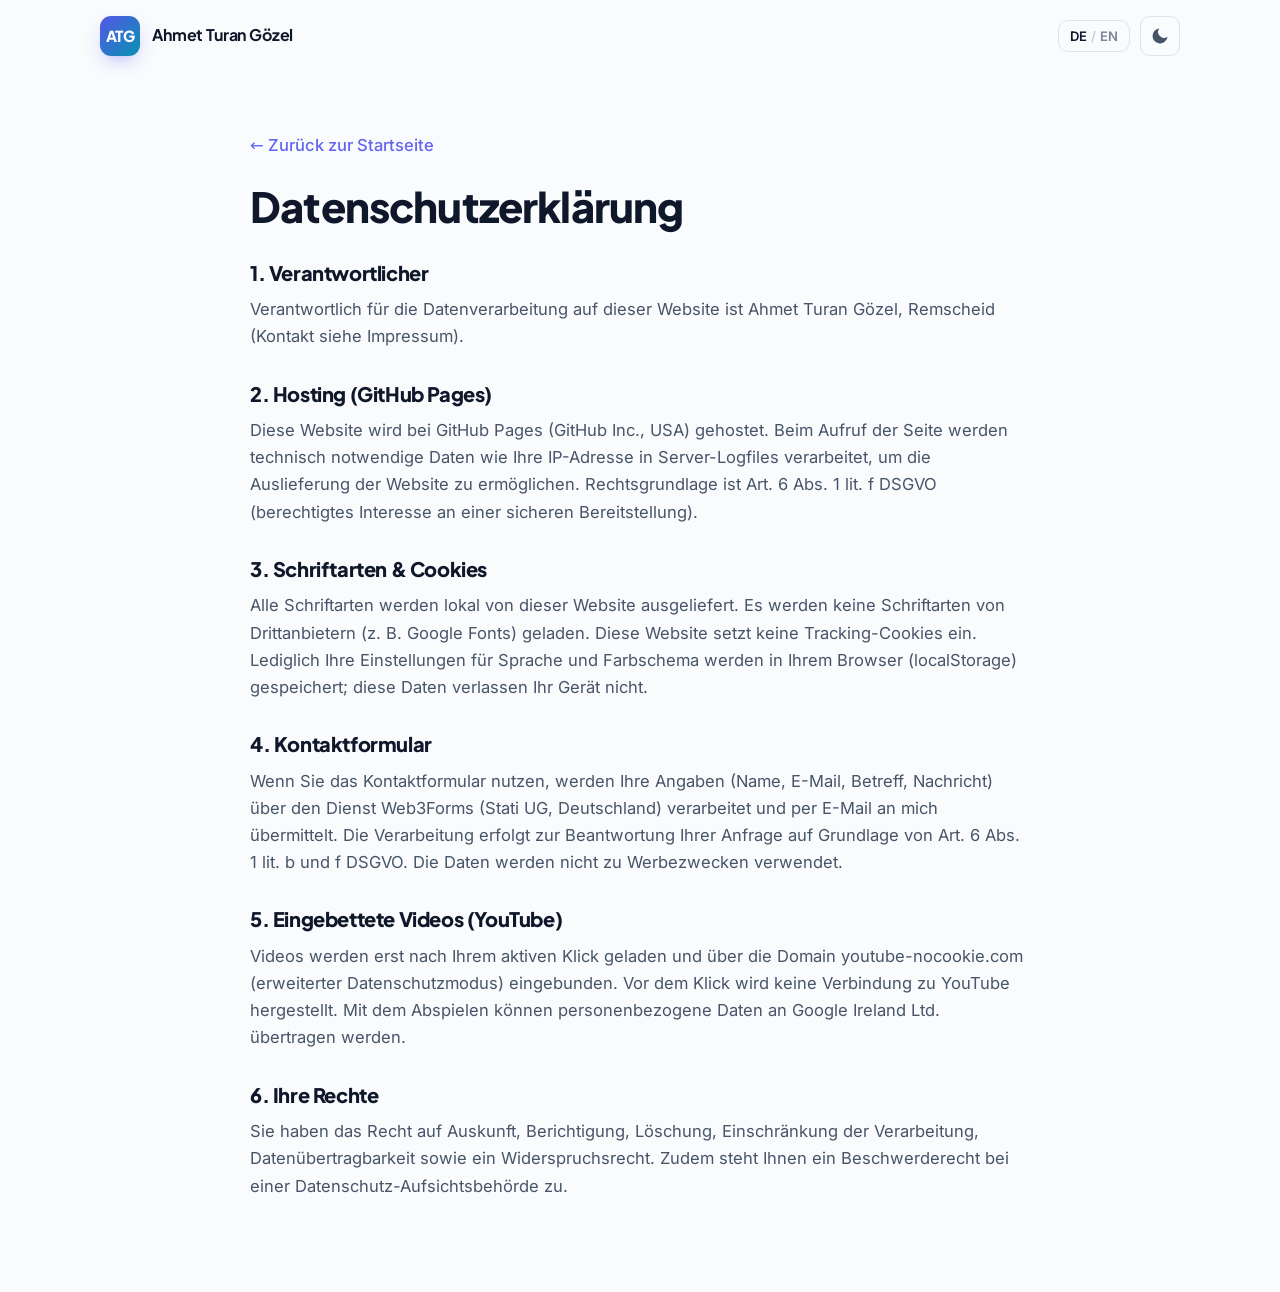
<file: datenschutz.html>
<!DOCTYPE html>
<html lang="de" data-theme="dark">
<head>
  <meta charset="UTF-8" />
  <meta name="viewport" content="width=device-width, initial-scale=1.0" />
  <title>Datenschutzerklärung — Ahmet Turan Gözel</title>
  <meta name="description" content="Datenschutzerklärung von Ahmet Turan Gözel" />
  <meta name="robots" content="noindex" />
  <link rel="icon" href="/favicon.svg" type="image/svg+xml" />
  <link rel="stylesheet" href="/css/style.css" />
  <style>
    .legal{max-width:780px;margin-inline:auto;padding:calc(var(--header-h) + 60px) 0 80px}
    .legal h1{font-size:clamp(2rem,4vw,2.6rem);margin-bottom:10px}
    .legal h2{font-size:1.25rem;margin:32px 0 12px}
    .legal p,.legal li{color:var(--text-dim);margin-bottom:12px}
    .legal ul{padding-left:22px;list-style:disc}
    .legal a{color:var(--primary-2)}
    .back{display:inline-flex;align-items:center;gap:8px;margin-bottom:24px;color:var(--text-dim);font-weight:500}
    .back:hover{color:var(--text)}
  </style>
  <script>
    (function(){try{var t=localStorage.getItem('theme')||(window.matchMedia('(prefers-color-scheme: light)').matches?'light':'dark');document.documentElement.setAttribute('data-theme',t);document.documentElement.setAttribute('lang',localStorage.getItem('lang')||'de');}catch(e){}})();
  </script>
</head>
<body>
  <header class="header is-scrolled" id="header">
    <div class="container header__inner">
      <a href="/" class="brand"><span class="brand__mark">ATG</span><span class="brand__name">Ahmet&nbsp;Turan&nbsp;Gözel</span></a>
      <div class="header__actions">
        <button class="lang-toggle" id="langToggle" type="button" aria-label="Sprache wechseln">
          <span class="lang-toggle__opt" data-lang-opt="de">DE</span><span class="lang-toggle__sep">/</span><span class="lang-toggle__opt" data-lang-opt="en">EN</span>
        </button>
        <button class="theme-toggle" id="themeToggle" type="button" aria-label="Theme umschalten">
          <svg class="icon-sun" viewBox="0 0 24 24" width="20" height="20" aria-hidden="true"><path fill="currentColor" d="M12 17a5 5 0 1 0 0-10 5 5 0 0 0 0 10Zm0-13a1 1 0 0 1 1 1v1a1 1 0 1 1-2 0V5a1 1 0 0 1 1-1Zm0 14a1 1 0 0 1 1 1v1a1 1 0 1 1-2 0v-1a1 1 0 0 1 1-1ZM4 12a1 1 0 0 1-1 1H2a1 1 0 1 1 0-2h1a1 1 0 0 1 1 1Zm18 0a1 1 0 0 1-1 1h-1a1 1 0 1 1 0-2h1a1 1 0 0 1 1 1ZM5.6 5.6a1 1 0 0 1 1.4 0l.7.7a1 1 0 0 1-1.4 1.4l-.7-.7a1 1 0 0 1 0-1.4Zm11 11a1 1 0 0 1 1.4 0l.7.7a1 1 0 0 1-1.4 1.4l-.7-.7a1 1 0 0 1 0-1.4Zm1.4-11a1 1 0 0 1 0 1.4l-.7.7a1 1 0 1 1-1.4-1.4l.7-.7a1 1 0 0 1 1.4 0Zm-11 11a1 1 0 0 1 0 1.4l-.7.7a1 1 0 0 1-1.4-1.4l.7-.7a1 1 0 0 1 1.4 0Z"/></svg>
          <svg class="icon-moon" viewBox="0 0 24 24" width="20" height="20" aria-hidden="true"><path fill="currentColor" d="M21 12.8A9 9 0 1 1 11.2 3a7 7 0 0 0 9.8 9.8Z"/></svg>
        </button>
      </div>
    </div>
  </header>

  <main class="container legal">
    <a href="/" class="back" data-de="← Zurück zur Startseite" data-en="← Back to home">← Zurück zur Startseite</a>
    <h1 data-de="Datenschutzerklärung" data-en="Privacy Policy">Datenschutzerklärung</h1>

    <h2 data-de="1. Verantwortlicher" data-en="1. Controller">1. Verantwortlicher</h2>
    <p data-de="Verantwortlich für die Datenverarbeitung auf dieser Website ist Ahmet Turan Gözel, Remscheid (Kontakt siehe Impressum)."
       data-en="The controller responsible for data processing on this website is Ahmet Turan Gözel, Remscheid (contact details in the imprint).">
      Verantwortlich für die Datenverarbeitung auf dieser Website ist Ahmet Turan Gözel, Remscheid (Kontakt siehe Impressum).
    </p>

    <h2 data-de="2. Hosting (GitHub Pages)" data-en="2. Hosting (GitHub Pages)">2. Hosting (GitHub Pages)</h2>
    <p data-de="Diese Website wird bei GitHub Pages (GitHub Inc., USA) gehostet. Beim Aufruf der Seite werden technisch notwendige Daten wie Ihre IP-Adresse in Server-Logfiles verarbeitet, um die Auslieferung der Website zu ermöglichen. Rechtsgrundlage ist Art. 6 Abs. 1 lit. f DSGVO (berechtigtes Interesse an einer sicheren Bereitstellung)."
       data-en="This website is hosted on GitHub Pages (GitHub Inc., USA). When the page is accessed, technically necessary data such as your IP address is processed in server log files to enable the delivery of the website. The legal basis is Art. 6 (1) (f) GDPR (legitimate interest in secure provision).">
      Diese Website wird bei GitHub Pages (GitHub Inc., USA) gehostet. Beim Aufruf der Seite werden technisch notwendige Daten wie Ihre IP-Adresse in Server-Logfiles verarbeitet, um die Auslieferung der Website zu ermöglichen. Rechtsgrundlage ist Art. 6 Abs. 1 lit. f DSGVO (berechtigtes Interesse an einer sicheren Bereitstellung).
    </p>

    <h2 data-de="3. Schriftarten & Cookies" data-en="3. Fonts & cookies">3. Schriftarten & Cookies</h2>
    <p data-de="Alle Schriftarten werden lokal von dieser Website ausgeliefert. Es werden keine Schriftarten von Drittanbietern (z. B. Google Fonts) geladen. Diese Website setzt keine Tracking-Cookies ein. Lediglich Ihre Einstellungen für Sprache und Farbschema werden in Ihrem Browser (localStorage) gespeichert; diese Daten verlassen Ihr Gerät nicht."
       data-en="All fonts are served locally from this website. No third-party fonts (e.g. Google Fonts) are loaded. This website does not use any tracking cookies. Only your language and colour-scheme preferences are stored in your browser (localStorage); this data never leaves your device.">
      Alle Schriftarten werden lokal von dieser Website ausgeliefert. Es werden keine Schriftarten von Drittanbietern (z. B. Google Fonts) geladen. Diese Website setzt keine Tracking-Cookies ein. Lediglich Ihre Einstellungen für Sprache und Farbschema werden in Ihrem Browser (localStorage) gespeichert; diese Daten verlassen Ihr Gerät nicht.
    </p>

    <h2 data-de="4. Kontaktformular" data-en="4. Contact form">4. Kontaktformular</h2>
    <p data-de="Wenn Sie das Kontaktformular nutzen, werden Ihre Angaben (Name, E-Mail, Betreff, Nachricht) über den Dienst Web3Forms (Stati UG, Deutschland) verarbeitet und per E-Mail an mich übermittelt. Die Verarbeitung erfolgt zur Beantwortung Ihrer Anfrage auf Grundlage von Art. 6 Abs. 1 lit. b und f DSGVO. Die Daten werden nicht zu Werbezwecken verwendet."
       data-en="If you use the contact form, your details (name, email, subject, message) are processed via the Web3Forms service (Stati UG, Germany) and forwarded to me by email. Processing takes place to respond to your request on the basis of Art. 6 (1) (b) and (f) GDPR. The data is not used for advertising purposes.">
      Wenn Sie das Kontaktformular nutzen, werden Ihre Angaben (Name, E-Mail, Betreff, Nachricht) über den Dienst Web3Forms (Stati UG, Deutschland) verarbeitet und per E-Mail an mich übermittelt. Die Verarbeitung erfolgt zur Beantwortung Ihrer Anfrage auf Grundlage von Art. 6 Abs. 1 lit. b und f DSGVO. Die Daten werden nicht zu Werbezwecken verwendet.
    </p>

    <h2 data-de="5. Eingebettete Videos (YouTube)" data-en="5. Embedded videos (YouTube)">5. Eingebettete Videos (YouTube)</h2>
    <p data-de="Videos werden erst nach Ihrem aktiven Klick geladen und über die Domain youtube-nocookie.com (erweiterter Datenschutzmodus) eingebunden. Vor dem Klick wird keine Verbindung zu YouTube hergestellt. Mit dem Abspielen können personenbezogene Daten an Google Ireland Ltd. übertragen werden."
       data-en="Videos are only loaded after you actively click and are embedded via the youtube-nocookie.com domain (enhanced privacy mode). No connection to YouTube is established before the click. By playing a video, personal data may be transferred to Google Ireland Ltd.">
      Videos werden erst nach Ihrem aktiven Klick geladen und über die Domain youtube-nocookie.com (erweiterter Datenschutzmodus) eingebunden. Vor dem Klick wird keine Verbindung zu YouTube hergestellt. Mit dem Abspielen können personenbezogene Daten an Google Ireland Ltd. übertragen werden.
    </p>

    <h2 data-de="6. Ihre Rechte" data-en="6. Your rights">6. Ihre Rechte</h2>
    <p data-de="Sie haben das Recht auf Auskunft, Berichtigung, Löschung, Einschränkung der Verarbeitung, Datenübertragbarkeit sowie ein Widerspruchsrecht. Zudem steht Ihnen ein Beschwerderecht bei einer Datenschutz-Aufsichtsbehörde zu."
       data-en="You have the right to information, correction, deletion, restriction of processing, data portability and a right to object. You also have the right to lodge a complaint with a data protection supervisory authority.">
      Sie haben das Recht auf Auskunft, Berichtigung, Löschung, Einschränkung der Verarbeitung, Datenübertragbarkeit sowie ein Widerspruchsrecht. Zudem steht Ihnen ein Beschwerderecht bei einer Datenschutz-Aufsichtsbehörde zu.
    </p>
  </main>

  <script src="/js/main.js" defer></script>
</body>
</html>
</file>
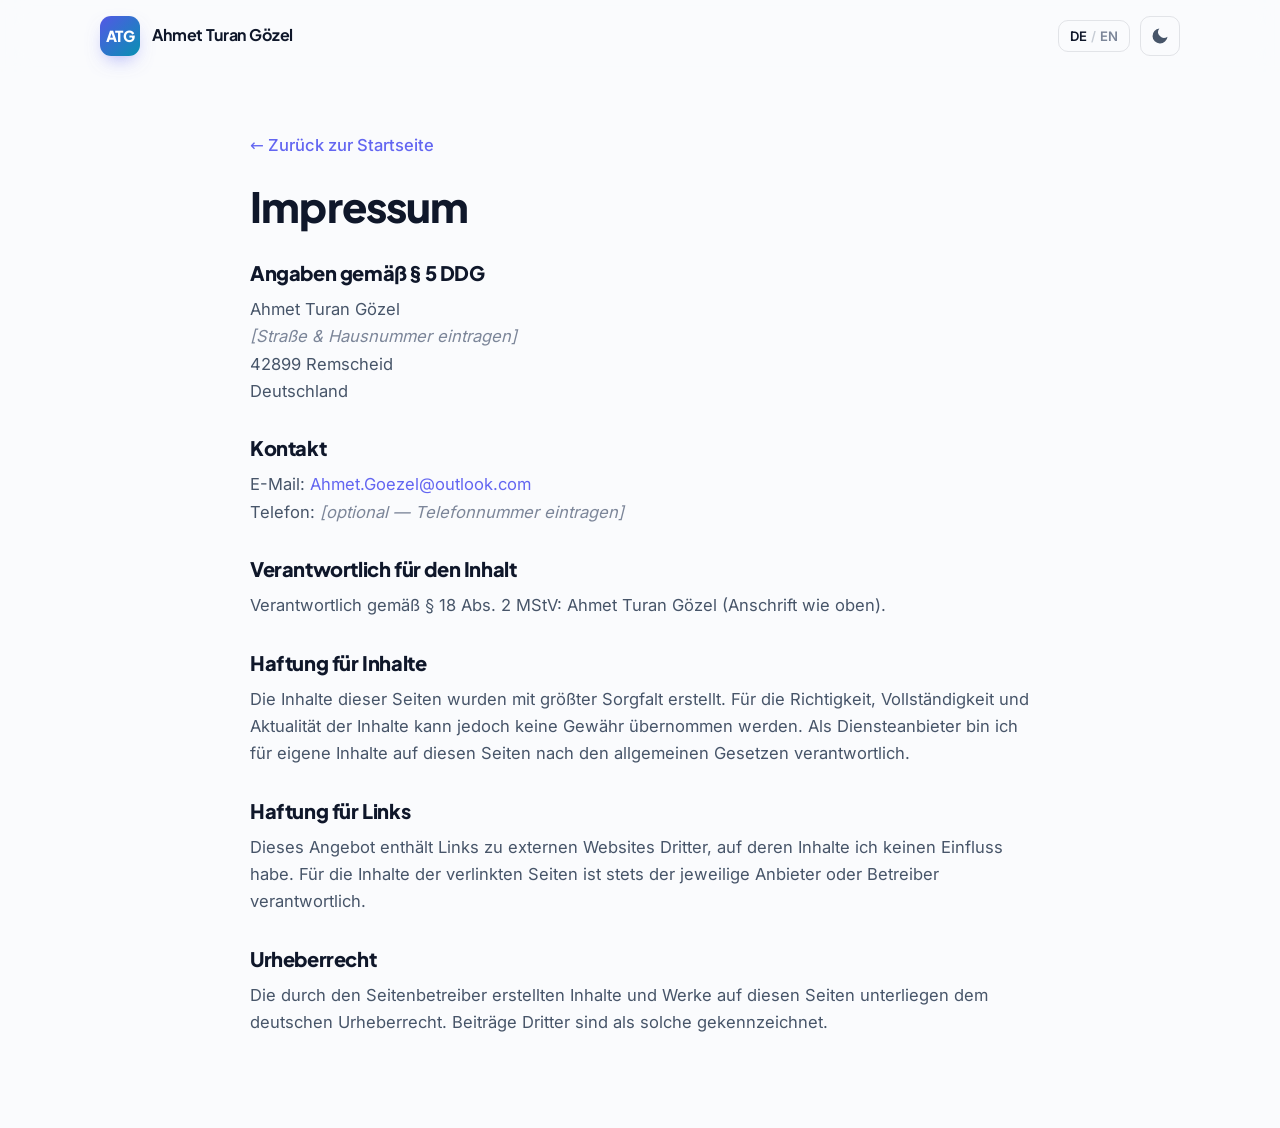
<file: impressum.html>
<!DOCTYPE html>
<html lang="de" data-theme="dark">
<head>
  <meta charset="UTF-8" />
  <meta name="viewport" content="width=device-width, initial-scale=1.0" />
  <title>Impressum — Ahmet Turan Gözel</title>
  <meta name="description" content="Impressum von Ahmet Turan Gözel" />
  <meta name="robots" content="noindex" />
  <link rel="icon" href="/favicon.svg" type="image/svg+xml" />
  <link rel="stylesheet" href="/css/style.css" />
  <style>
    .legal{max-width:780px;margin-inline:auto;padding:calc(var(--header-h) + 60px) 0 80px}
    .legal h1{font-size:clamp(2rem,4vw,2.6rem);margin-bottom:10px}
    .legal h2{font-size:1.25rem;margin:32px 0 12px}
    .legal p,.legal address{color:var(--text-dim);margin-bottom:12px;font-style:normal}
    .legal a{color:var(--primary-2)}
    .back{display:inline-flex;align-items:center;gap:8px;margin-bottom:24px;color:var(--text-dim);font-weight:500}
    .back:hover{color:var(--text)}
    .ph{color:var(--text-mute);font-style:italic}
  </style>
  <script>
    (function(){try{var t=localStorage.getItem('theme')||(window.matchMedia('(prefers-color-scheme: light)').matches?'light':'dark');document.documentElement.setAttribute('data-theme',t);document.documentElement.setAttribute('lang',localStorage.getItem('lang')||'de');}catch(e){}})();
  </script>
</head>
<body>
  <header class="header is-scrolled" id="header">
    <div class="container header__inner">
      <a href="/" class="brand"><span class="brand__mark">ATG</span><span class="brand__name">Ahmet&nbsp;Turan&nbsp;Gözel</span></a>
      <div class="header__actions">
        <button class="lang-toggle" id="langToggle" type="button" aria-label="Sprache wechseln">
          <span class="lang-toggle__opt" data-lang-opt="de">DE</span><span class="lang-toggle__sep">/</span><span class="lang-toggle__opt" data-lang-opt="en">EN</span>
        </button>
        <button class="theme-toggle" id="themeToggle" type="button" aria-label="Theme umschalten">
          <svg class="icon-sun" viewBox="0 0 24 24" width="20" height="20" aria-hidden="true"><path fill="currentColor" d="M12 17a5 5 0 1 0 0-10 5 5 0 0 0 0 10Zm0-13a1 1 0 0 1 1 1v1a1 1 0 1 1-2 0V5a1 1 0 0 1 1-1Zm0 14a1 1 0 0 1 1 1v1a1 1 0 1 1-2 0v-1a1 1 0 0 1 1-1ZM4 12a1 1 0 0 1-1 1H2a1 1 0 1 1 0-2h1a1 1 0 0 1 1 1Zm18 0a1 1 0 0 1-1 1h-1a1 1 0 1 1 0-2h1a1 1 0 0 1 1 1ZM5.6 5.6a1 1 0 0 1 1.4 0l.7.7a1 1 0 0 1-1.4 1.4l-.7-.7a1 1 0 0 1 0-1.4Zm11 11a1 1 0 0 1 1.4 0l.7.7a1 1 0 0 1-1.4 1.4l-.7-.7a1 1 0 0 1 0-1.4Zm1.4-11a1 1 0 0 1 0 1.4l-.7.7a1 1 0 1 1-1.4-1.4l.7-.7a1 1 0 0 1 1.4 0Zm-11 11a1 1 0 0 1 0 1.4l-.7.7a1 1 0 0 1-1.4-1.4l.7-.7a1 1 0 0 1 1.4 0Z"/></svg>
          <svg class="icon-moon" viewBox="0 0 24 24" width="20" height="20" aria-hidden="true"><path fill="currentColor" d="M21 12.8A9 9 0 1 1 11.2 3a7 7 0 0 0 9.8 9.8Z"/></svg>
        </button>
      </div>
    </div>
  </header>

  <main class="container legal">
    <a href="/" class="back" data-de="← Zurück zur Startseite" data-en="← Back to home">← Zurück zur Startseite</a>
    <h1 data-de="Impressum" data-en="Imprint">Impressum</h1>

    <h2 data-de="Angaben gemäß § 5 DDG" data-en="Information pursuant to § 5 DDG">Angaben gemäß § 5 DDG</h2>
    <address>
      Ahmet Turan Gözel<br />
      <span class="ph" data-de="[Straße & Hausnummer eintragen]" data-en="[Add street &amp; number]">[Straße & Hausnummer eintragen]</span><br />
      42899 Remscheid<br />
      <span data-de="Deutschland" data-en="Germany">Deutschland</span>
    </address>

    <h2 data-de="Kontakt" data-en="Contact">Kontakt</h2>
    <p>
      <span data-de="E-Mail:" data-en="Email:">E-Mail:</span>
      <a href="mailto:Ahmet.Goezel@outlook.com">Ahmet.Goezel@outlook.com</a><br />
      <span data-de="Telefon:" data-en="Phone:">Telefon:</span>
      <span class="ph" data-de="[optional — Telefonnummer eintragen]" data-en="[optional — add phone number]">[optional — Telefonnummer eintragen]</span>
    </p>

    <h2 data-de="Verantwortlich für den Inhalt" data-en="Responsible for content">Verantwortlich für den Inhalt</h2>
    <p data-de="Verantwortlich gemäß § 18 Abs. 2 MStV: Ahmet Turan Gözel (Anschrift wie oben)."
       data-en="Responsible pursuant to § 18 (2) MStV: Ahmet Turan Gözel (address as above).">
      Verantwortlich gemäß § 18 Abs. 2 MStV: Ahmet Turan Gözel (Anschrift wie oben).
    </p>

    <h2 data-de="Haftung für Inhalte" data-en="Liability for content">Haftung für Inhalte</h2>
    <p data-de="Die Inhalte dieser Seiten wurden mit größter Sorgfalt erstellt. Für die Richtigkeit, Vollständigkeit und Aktualität der Inhalte kann jedoch keine Gewähr übernommen werden. Als Diensteanbieter bin ich für eigene Inhalte auf diesen Seiten nach den allgemeinen Gesetzen verantwortlich."
       data-en="The contents of these pages were created with the utmost care. However, no guarantee can be given for the accuracy, completeness and timeliness of the content. As a service provider, I am responsible for my own content on these pages in accordance with general law.">
      Die Inhalte dieser Seiten wurden mit größter Sorgfalt erstellt. Für die Richtigkeit, Vollständigkeit und Aktualität der Inhalte kann jedoch keine Gewähr übernommen werden. Als Diensteanbieter bin ich für eigene Inhalte auf diesen Seiten nach den allgemeinen Gesetzen verantwortlich.
    </p>

    <h2 data-de="Haftung für Links" data-en="Liability for links">Haftung für Links</h2>
    <p data-de="Dieses Angebot enthält Links zu externen Websites Dritter, auf deren Inhalte ich keinen Einfluss habe. Für die Inhalte der verlinkten Seiten ist stets der jeweilige Anbieter oder Betreiber verantwortlich."
       data-en="This site contains links to external third-party websites over whose content I have no influence. The respective provider or operator of the linked pages is always responsible for their content.">
      Dieses Angebot enthält Links zu externen Websites Dritter, auf deren Inhalte ich keinen Einfluss habe. Für die Inhalte der verlinkten Seiten ist stets der jeweilige Anbieter oder Betreiber verantwortlich.
    </p>

    <h2 data-de="Urheberrecht" data-en="Copyright">Urheberrecht</h2>
    <p data-de="Die durch den Seitenbetreiber erstellten Inhalte und Werke auf diesen Seiten unterliegen dem deutschen Urheberrecht. Beiträge Dritter sind als solche gekennzeichnet."
       data-en="The content and works created by the site operator on these pages are subject to German copyright law. Third-party contributions are marked as such.">
      Die durch den Seitenbetreiber erstellten Inhalte und Werke auf diesen Seiten unterliegen dem deutschen Urheberrecht. Beiträge Dritter sind als solche gekennzeichnet.
    </p>
  </main>

  <script src="/js/main.js" defer></script>
</body>
</html>
</file>
<file: css/style.css>
/* ============================================================
   Ahmet Turan Gözel — Portfolio
   Self-hosted fonts (GDPR-compliant), dark-first design system
   ============================================================ */

/* ---------- Fonts ---------- */
@font-face{font-family:'Inter';font-style:normal;font-weight:400;font-display:swap;src:url('/assets/fonts/inter-400.woff2') format('woff2');unicode-range:U+0000-00FF,U+0131,U+0152-0153,U+02BB-02BC,U+02C6,U+02DA,U+02DC,U+0304,U+0308,U+0329,U+2000-206F,U+2074,U+20AC,U+2122,U+2191,U+2193,U+2212,U+2215,U+FEFF,U+FFFD;}
@font-face{font-family:'Inter';font-style:normal;font-weight:400;font-display:swap;src:url('/assets/fonts/inter-ext-400.woff2') format('woff2');unicode-range:U+0100-02BA,U+02BD-02C5,U+02C7-02CC,U+02CE-02D7,U+02DD-02FF,U+0304,U+0308,U+0329,U+1D00-1DBF,U+1E00-1E9F,U+1EF2-1EFF,U+2020,U+20A0-20AB,U+20AD-20C0,U+2113,U+2C60-2C7F,U+A720-A7FF;}
@font-face{font-family:'Inter';font-style:normal;font-weight:500;font-display:swap;src:url('/assets/fonts/inter-500.woff2') format('woff2');unicode-range:U+0000-00FF,U+0131,U+0152-0153,U+2000-206F,U+20AC,U+2122;}
@font-face{font-family:'Inter';font-style:normal;font-weight:500;font-display:swap;src:url('/assets/fonts/inter-ext-500.woff2') format('woff2');unicode-range:U+0100-02BA,U+1E00-1E9F,U+2C60-2C7F,U+A720-A7FF;}
@font-face{font-family:'Inter';font-style:normal;font-weight:600;font-display:swap;src:url('/assets/fonts/inter-600.woff2') format('woff2');unicode-range:U+0000-00FF,U+0131,U+0152-0153,U+2000-206F,U+20AC,U+2122;}
@font-face{font-family:'Inter';font-style:normal;font-weight:600;font-display:swap;src:url('/assets/fonts/inter-ext-600.woff2') format('woff2');unicode-range:U+0100-02BA,U+1E00-1E9F,U+2C60-2C7F,U+A720-A7FF;}
@font-face{font-family:'Jakarta';font-style:normal;font-weight:700;font-display:swap;src:url('/assets/fonts/jakarta-700.woff2') format('woff2');unicode-range:U+0000-00FF,U+0131,U+0152-0153,U+2000-206F,U+20AC,U+2122;}
@font-face{font-family:'Jakarta';font-style:normal;font-weight:700;font-display:swap;src:url('/assets/fonts/jakarta-ext-700.woff2') format('woff2');unicode-range:U+0100-02BA,U+1E00-1E9F,U+2C60-2C7F,U+A720-A7FF;}
@font-face{font-family:'Jakarta';font-style:normal;font-weight:800;font-display:swap;src:url('/assets/fonts/jakarta-800.woff2') format('woff2');unicode-range:U+0000-00FF,U+0131,U+0152-0153,U+2000-206F,U+20AC,U+2122;}
@font-face{font-family:'Jakarta';font-style:normal;font-weight:800;font-display:swap;src:url('/assets/fonts/jakarta-ext-800.woff2') format('woff2');unicode-range:U+0100-02BA,U+1E00-1E9F,U+2C60-2C7F,U+A720-A7FF;}
@font-face{font-family:'JetBrains Mono';font-style:normal;font-weight:500;font-display:swap;src:url('/assets/fonts/jetbrains-500.woff2') format('woff2');unicode-range:U+0000-00FF,U+0131,U+0152-0153,U+2000-206F,U+20AC,U+2122;}

/* ---------- Theme tokens ---------- */
:root{
  --bg:#0a0a0f; --bg-2:#0d0d15; --surface:#14141f; --surface-2:#1a1a28;
  --border:rgba(255,255,255,.08); --border-strong:rgba(255,255,255,.16);
  --text:#f1f5f9; --text-dim:#9aa6b8; --text-mute:#6b7488;
  --primary:#6366f1; --primary-2:#818cf8; --accent:#22d3ee;
  --grad:linear-gradient(135deg,#6366f1 0%,#22d3ee 100%);
  --grad-soft:linear-gradient(135deg,rgba(99,102,241,.16),rgba(34,211,238,.16));
  --shadow:0 24px 60px -20px rgba(0,0,0,.6);
  --shadow-sm:0 8px 24px -12px rgba(0,0,0,.5);
  --radius:18px; --radius-sm:12px;
  --container:1160px;
  --header-h:72px;
}
[data-theme="light"]{
  --bg:#fafbfd; --bg-2:#eef1f7; --surface:#ffffff; --surface-2:#f4f6fb;
  --border:rgba(15,23,42,.10); --border-strong:rgba(15,23,42,.18);
  --text:#0f172a; --text-dim:#475569; --text-mute:#7c8699;
  --primary:#5457e6; --primary-2:#6366f1; --accent:#0891b2;
  --grad:linear-gradient(135deg,#5457e6 0%,#0891b2 100%);
  --grad-soft:linear-gradient(135deg,rgba(84,87,230,.10),rgba(8,145,178,.10));
  --shadow:0 24px 60px -24px rgba(31,41,80,.28);
  --shadow-sm:0 10px 28px -16px rgba(31,41,80,.25);
}

/* ---------- Reset / base ---------- */
*,*::before,*::after{box-sizing:border-box;margin:0;padding:0}
html{scroll-behavior:smooth;scroll-padding-top:calc(var(--header-h) + 16px);-webkit-text-size-adjust:100%}
body{
  font-family:'Inter',system-ui,-apple-system,'Segoe UI',Roboto,sans-serif;
  background:var(--bg);color:var(--text);line-height:1.65;
  font-size:clamp(15px,.4vw + 14px,16.5px);
  -webkit-font-smoothing:antialiased;text-rendering:optimizeLegibility;
  overflow-x:hidden;transition:background .4s ease,color .4s ease;
}
h1,h2,h3,h4{font-family:'Jakarta','Inter',sans-serif;line-height:1.12;font-weight:800;letter-spacing:-.02em}
a{color:inherit;text-decoration:none}
img{max-width:100%;display:block}
button{font-family:inherit;cursor:pointer;border:none;background:none;color:inherit}
ul,ol{list-style:none}
::selection{background:var(--primary);color:#fff}
:focus-visible{outline:2px solid var(--primary-2);outline-offset:3px;border-radius:6px}

.container{width:100%;max-width:var(--container);margin-inline:auto;padding-inline:clamp(20px,4vw,40px)}

.skip-link{position:fixed;top:-60px;left:16px;z-index:200;background:var(--primary);color:#fff;
  padding:10px 18px;border-radius:10px;transition:top .2s}
.skip-link:focus{top:14px}
.hidden{display:none}

/* ---------- Buttons ---------- */
.btn{
  display:inline-flex;align-items:center;justify-content:center;gap:10px;
  font-weight:600;font-size:.96rem;padding:13px 24px;border-radius:12px;
  transition:transform .25s cubic-bezier(.2,.7,.3,1),box-shadow .25s,background .25s,border-color .25s,color .25s;
  white-space:nowrap;border:1px solid transparent;
}
.btn svg{flex:none}
.btn--primary{background:var(--grad);color:#fff;box-shadow:0 10px 30px -10px rgba(99,102,241,.6)}
.btn--primary:hover{transform:translateY(-3px);box-shadow:0 18px 40px -12px rgba(99,102,241,.7)}
.btn--ghost{background:transparent;border-color:var(--border-strong);color:var(--text)}
.btn--ghost:hover{transform:translateY(-3px);border-color:var(--primary-2);background:var(--grad-soft)}
.btn--full{width:100%}

/* ---------- Header ---------- */
.header{
  position:fixed;inset:0 0 auto 0;height:var(--header-h);z-index:100;
  display:flex;align-items:center;
  background:color-mix(in srgb,var(--bg) 72%,transparent);
  backdrop-filter:blur(14px) saturate(160%);-webkit-backdrop-filter:blur(14px) saturate(160%);
  border-bottom:1px solid transparent;transition:border-color .3s,background .3s;
}
.header.is-scrolled{border-bottom-color:var(--border);background:color-mix(in srgb,var(--bg) 86%,transparent)}
.header__inner{display:flex;align-items:center;justify-content:space-between;gap:18px;width:100%}
.brand{display:flex;align-items:center;gap:12px;font-weight:700}
.brand__mark{
  display:grid;place-items:center;width:40px;height:40px;border-radius:11px;
  background:var(--grad);color:#fff;font-family:'Jakarta';font-weight:800;font-size:.95rem;letter-spacing:-.03em;
  box-shadow:0 8px 20px -8px rgba(99,102,241,.7)
}
.brand__name{font-family:'Jakarta';font-weight:700;font-size:1rem;letter-spacing:-.01em}
.nav{display:flex;gap:6px}
.nav__link{position:relative;padding:8px 14px;border-radius:9px;color:var(--text-dim);font-weight:500;font-size:.94rem;transition:color .2s}
.nav__link::after{content:"";position:absolute;left:14px;right:14px;bottom:4px;height:2px;background:var(--grad);
  transform:scaleX(0);transform-origin:left;transition:transform .28s ease;border-radius:2px}
.nav__link:hover{color:var(--text)}
.nav__link:hover::after,.nav__link.is-active::after{transform:scaleX(1)}
.nav__link.is-active{color:var(--text)}
.header__actions{display:flex;align-items:center;gap:10px}

.lang-toggle{display:flex;align-items:center;gap:4px;padding:7px 11px;border:1px solid var(--border);border-radius:10px;
  font-weight:600;font-size:.82rem;color:var(--text-mute);transition:border-color .2s,background .2s}
.lang-toggle:hover{border-color:var(--border-strong)}
.lang-toggle__opt{transition:color .2s}
.lang-toggle__opt.is-active{color:var(--text)}
.lang-toggle__sep{opacity:.4}

.theme-toggle{display:grid;place-items:center;width:40px;height:40px;border-radius:10px;border:1px solid var(--border);color:var(--text-dim);transition:border-color .2s,color .2s,background .2s}
.theme-toggle:hover{border-color:var(--border-strong);color:var(--text)}
.theme-toggle .icon-moon{display:none}
[data-theme="light"] .theme-toggle .icon-sun{display:none}
[data-theme="light"] .theme-toggle .icon-moon{display:block}

.hamburger{display:none;flex-direction:column;gap:5px;width:42px;height:42px;border:1px solid var(--border);border-radius:10px;padding:0 11px;justify-content:center}
.hamburger span{display:block;height:2px;width:100%;background:var(--text);border-radius:2px;transition:transform .3s,opacity .3s}
.hamburger[aria-expanded="true"] span:nth-child(1){transform:translateY(7px) rotate(45deg)}
.hamburger[aria-expanded="true"] span:nth-child(2){opacity:0}
.hamburger[aria-expanded="true"] span:nth-child(3){transform:translateY(-7px) rotate(-45deg)}

/* ---------- Hero ---------- */
.hero-scene{position:relative;height:200vh}
.hero{position:sticky;top:0;min-height:100svh;display:flex;align-items:center;padding-top:var(--header-h);overflow:hidden}
.hero__bg{position:absolute;inset:0;z-index:0;overflow:hidden;transform:scale(calc(1 - var(--hp,0)*.28));opacity:calc(1 - var(--hp,0)*.7);filter:blur(calc(var(--hp,0)*5px));will-change:transform,opacity,filter;transform-origin:center center}
.blob{position:absolute;border-radius:50%;filter:blur(70px);opacity:.55;will-change:transform}
.blob--1{width:520px;height:520px;background:radial-gradient(circle,#6366f1,transparent 70%);top:-120px;right:-60px;animation:float1 18s ease-in-out infinite}
.blob--2{width:460px;height:460px;background:radial-gradient(circle,#22d3ee,transparent 70%);bottom:-140px;left:-80px;animation:float2 22s ease-in-out infinite}
.blob--3{width:360px;height:360px;background:radial-gradient(circle,#a855f7,transparent 70%);top:40%;left:46%;opacity:.32;animation:float3 26s ease-in-out infinite}
[data-theme="light"] .blob{opacity:.35}
.grid-overlay{position:absolute;inset:0;background-image:linear-gradient(var(--border) 1px,transparent 1px),linear-gradient(90deg,var(--border) 1px,transparent 1px);background-size:64px 64px;
  mask-image:radial-gradient(ellipse 80% 60% at 50% 40%,#000 30%,transparent 80%);opacity:.5}
@keyframes float1{50%{transform:translate(-40px,40px) scale(1.08)}}
@keyframes float2{50%{transform:translate(50px,-30px) scale(1.12)}}
@keyframes float3{50%{transform:translate(-30px,-40px) scale(.92)}}

.hero__inner{position:relative;z-index:1;display:grid;grid-template-columns:1.15fr .85fr;gap:clamp(30px,5vw,70px);align-items:center;width:100%;padding-block:60px}
.hero__eyebrow{display:inline-flex;align-items:center;gap:10px;font-weight:600;font-size:.9rem;color:var(--text-dim);
  background:var(--surface);border:1px solid var(--border);padding:8px 16px;border-radius:100px;margin-bottom:26px}
.status-dot{width:9px;height:9px;border-radius:50%;background:#22c55e;box-shadow:0 0 0 0 rgba(34,197,94,.5);animation:pulse 2.4s infinite}
@keyframes pulse{0%{box-shadow:0 0 0 0 rgba(34,197,94,.5)}70%{box-shadow:0 0 0 10px rgba(34,197,94,0)}100%{box-shadow:0 0 0 0 rgba(34,197,94,0)}}
.hero__title{font-size:clamp(2.8rem,7vw,5rem);letter-spacing:-.03em;margin-bottom:22px;
  background:linear-gradient(180deg,var(--text),color-mix(in srgb,var(--text) 60%,var(--primary)));
  -webkit-background-clip:text;background-clip:text;color:transparent}
.hero__lead{font-size:clamp(1.02rem,1.6vw,1.2rem);color:var(--text-dim);max-width:33em;margin-bottom:32px}
.hero__cta{display:flex;flex-wrap:wrap;gap:14px;margin-bottom:30px}
.hero__socials{display:flex;gap:12px}
.social-link{display:grid;place-items:center;width:44px;height:44px;border-radius:11px;border:1px solid var(--border);
  color:var(--text-dim);transition:transform .2s,border-color .2s,color .2s,background .2s}
.social-link:hover{transform:translateY(-3px);color:var(--text);border-color:var(--primary-2);background:var(--grad-soft)}

.hero__portrait{position:relative;justify-self:center}
.portrait{position:relative;width:clamp(240px,30vw,360px);aspect-ratio:1;border-radius:28px;padding:7px;
  background:linear-gradient(150deg,var(--primary),var(--accent));box-shadow:var(--shadow)}
.portrait img{width:100%;height:100%;object-fit:cover;border-radius:22px;position:relative;z-index:1}
.portrait__glow{position:absolute;inset:-30px;background:var(--grad);filter:blur(60px);opacity:.4;z-index:0;border-radius:50%}
.portrait__badge{position:absolute;right:-14px;bottom:22px;z-index:2;display:flex;flex-direction:column;
  background:var(--surface);border:1px solid var(--border);border-radius:14px;padding:12px 16px;box-shadow:var(--shadow-sm)}
.portrait__badge strong{font-family:'Jakarta';font-size:1rem}
.portrait__badge span{font-size:.78rem;color:var(--text-mute)}

.scroll-cue{position:absolute;left:50%;bottom:26px;transform:translateX(-50%);z-index:1;
  width:26px;height:42px;border:2px solid var(--border-strong);border-radius:14px;display:grid;justify-items:center;padding-top:7px}
.scroll-cue__dot{width:5px;height:8px;border-radius:3px;background:var(--text-dim);animation:cue 1.8s infinite}
@keyframes cue{0%{transform:translateY(0);opacity:1}70%{transform:translateY(12px);opacity:0}100%{opacity:0}}

/* ---------- Sections ---------- */
.section{padding-block:clamp(70px,10vw,120px);position:relative}
.section--alt{background:var(--bg-2)}
.section__head{margin-bottom:clamp(36px,5vw,60px);max-width:720px}
.section__index{font-family:'JetBrains Mono',monospace;font-size:.85rem;color:var(--primary-2);font-weight:500;
  letter-spacing:.1em;display:inline-block;margin-bottom:10px}
.section__index::before{content:"// "}
.section__title{font-size:clamp(2rem,4.5vw,3rem)}
.section__sub{color:var(--text-dim);font-size:1.05rem;margin-top:12px}

/* ---------- About ---------- */
.about{display:grid;grid-template-columns:.85fr 1.15fr;gap:clamp(30px,5vw,60px);align-items:start}
.about__media{position:relative}
.about__photo{width:100%;border-radius:var(--radius);border:1px solid var(--border);box-shadow:var(--shadow);
  position:sticky;top:calc(var(--header-h) + 30px)}
.about__lead{font-family:'Jakarta';font-weight:700;font-size:clamp(1.3rem,2.4vw,1.7rem);margin-bottom:20px;letter-spacing:-.02em}
.about__body p{color:var(--text-dim);margin-bottom:18px}
.stats{display:grid;grid-template-columns:repeat(3,1fr);gap:16px;margin:32px 0}
.stat{background:var(--surface);border:1px solid var(--border);border-radius:var(--radius-sm);padding:20px 18px;transition:transform .25s,border-color .25s}
.stat:hover{transform:translateY(-4px);border-color:var(--border-strong)}
.stat__num{display:block;font-family:'Jakarta';font-size:clamp(1.8rem,3vw,2.3rem);
  background:var(--grad);-webkit-background-clip:text;background-clip:text;color:transparent}
.stat__label{font-size:.85rem;color:var(--text-mute);line-height:1.4;display:block;margin-top:4px}
.quote{background:var(--grad-soft);border:1px solid var(--border);border-left:3px solid var(--primary);
  border-radius:var(--radius-sm);padding:22px 24px;margin-top:8px}
.quote blockquote{font-size:1.05rem;font-style:italic;color:var(--text);line-height:1.6}
.quote figcaption{margin-top:12px;font-size:.85rem;color:var(--text-mute);font-weight:600}

/* ---------- Timeline (CV) ---------- */
.cv__heading{font-size:1.4rem;margin:10px 0 28px;display:flex;align-items:center;gap:14px}
.cv__heading::after{content:"";flex:1;height:1px;background:var(--border)}
.timeline{position:relative;margin-left:8px;padding-left:34px;margin-bottom:56px}
.timeline::before{content:"";position:absolute;left:7px;top:6px;bottom:6px;width:2px;
  background:linear-gradient(transparent,var(--accent),var(--primary))}
.timeline__item{position:relative;padding-bottom:30px}
.timeline__item:last-child{padding-bottom:0}
.timeline__dot{position:absolute;left:-34px;top:5px;width:16px;height:16px;border-radius:50%;
  background:var(--bg);border:3px solid var(--primary);box-shadow:0 0 0 4px color-mix(in srgb,var(--primary) 18%,transparent)}
.section--alt .timeline__dot{background:var(--bg-2)}
.timeline__date{font-family:'JetBrains Mono',monospace;font-size:.82rem;color:var(--primary-2);font-weight:500}
.timeline__card{background:var(--surface);border:1px solid var(--border);border-radius:var(--radius-sm);
  padding:20px 22px;margin-top:10px;transition:transform .25s,border-color .25s,box-shadow .25s}
.timeline__card:hover{transform:translateX(5px);border-color:var(--border-strong);box-shadow:var(--shadow-sm)}
.timeline__role{font-size:1.12rem;margin-bottom:3px}
.timeline__org{color:var(--accent);font-weight:600;font-size:.92rem;margin-bottom:10px}
.timeline__text{color:var(--text-dim);font-size:.95rem}
.cv__downloads{display:flex;flex-wrap:wrap;gap:14px;margin-top:8px}

/* ---------- Timeline animations ---------- */
.timeline::after{content:"";position:absolute;left:7px;top:6px;width:2px;height:0;
  background:linear-gradient(var(--accent),var(--primary));
  box-shadow:0 0 12px 1px color-mix(in srgb,var(--primary) 55%,transparent),0 0 4px var(--primary);
  transition:height .1s linear;z-index:1}

/* Comet head */
.timeline__comet{position:absolute;left:8px;width:14px;height:14px;border-radius:50%;
  top:calc(6px + var(--tl-progress,0) * (100% - 12px));transform:translate(-50%,-50%);z-index:2;
  background:radial-gradient(circle,#fff,var(--primary) 60%,transparent 72%);
  box-shadow:0 0 16px 4px color-mix(in srgb,var(--primary) 70%,transparent);
  opacity:calc(var(--tl-progress,0) * (1 - var(--tl-progress,0)) * 4);
  animation:cometPulse 1.6s ease-in-out infinite;pointer-events:none}
@keyframes cometPulse{50%{box-shadow:0 0 22px 7px color-mix(in srgb,var(--primary) 80%,transparent)}}

/* Scroll-Progress */
.tl-progress .timeline::after{height:calc(var(--tl-progress,0) * (100% - 12px))}
.tl-progress .timeline__dot{transition:background .3s,border-color .3s,box-shadow .3s}
.tl-progress .timeline__item.is-active .timeline__dot{background:var(--primary);border-color:var(--primary);
  animation:dot-pulse .6s ease-out}
.tl-progress .timeline__item{opacity:0;transform:translateY(40px) scale(.94);filter:blur(8px);
  transition:opacity .7s ease,transform .7s cubic-bezier(.2,.7,.3,1),filter .7s ease;
  transition-delay:calc(var(--i,0) * 80ms)}
.tl-progress .timeline__item.is-visible{opacity:1;transform:none;filter:none}

@keyframes dot-pulse{
  0%{box-shadow:0 0 0 4px color-mix(in srgb,var(--primary) 18%,transparent)}
  50%{box-shadow:0 0 0 10px color-mix(in srgb,var(--primary) 40%,transparent)}
  100%{box-shadow:0 0 0 4px color-mix(in srgb,var(--primary) 18%,transparent)}
}

/* ---------- Staggered reveals ---------- */
.skill-chips .chip.reveal{transition-delay:calc(var(--i,0) * 60ms)}
.projects .project.reveal{transition-delay:calc(var(--i,0) * 80ms)}

/* ---------- Stat counter ---------- */
.stat__num{display:inline-block}


/* ---------- Skills ---------- */
.skills{display:flex;flex-direction:column;gap:clamp(28px,4vw,42px)}
.skill-group__title{font-size:.8rem;font-weight:600;letter-spacing:.13em;text-transform:uppercase;color:var(--text-mute);margin-bottom:16px}
.skill-chips{display:flex;flex-wrap:wrap;gap:10px}
.chip{position:relative;overflow:hidden;display:inline-flex;align-items:center;gap:9px;padding:9px 15px 9px 12px;border:1px solid var(--border);border-radius:11px;background:var(--surface);font-size:.92rem;font-weight:500;color:var(--text);transition:transform .2s ease,border-color .2s ease,background .2s ease,box-shadow .3s ease}
.chip:hover{transform:translateY(-2px);border-color:var(--border-strong);background:var(--surface-2);box-shadow:0 0 12px -3px color-mix(in srgb,var(--primary) 30%,transparent)}
.chip__icon{width:20px;height:20px;flex:none;object-fit:contain}
.chip__bar{position:absolute;bottom:0;left:0;height:3px;background:var(--grad);border-radius:0 0 11px 11px;width:0;transition:width .5s ease-out}
.chip:hover .chip__bar{width:var(--level,0%)}
.languages{margin-top:clamp(30px,4vw,46px)}
.languages__grid{display:grid;grid-template-columns:repeat(3,1fr);gap:18px;margin-top:6px}
.lang-card{display:flex;flex-direction:column;align-items:center;text-align:center;gap:6px;
  background:var(--surface);border:1px solid var(--border);border-radius:var(--radius-sm);padding:24px 18px;transition:transform .25s,border-color .25s}
.lang-card:hover{transform:translateY(-4px);border-color:var(--border-strong)}
.lang-card__flag{font-size:2rem;line-height:1}
.lang-card strong{font-family:'Jakarta';font-size:1.05rem}
.lang-card__level{font-size:.85rem;color:var(--text-mute)}

/* ---------- Projects ---------- */
.projects{display:grid;grid-template-columns:repeat(auto-fill,minmax(330px,1fr));gap:24px}
.project{position:relative;display:flex;flex-direction:column;background:var(--surface);border:1px solid var(--border);
  border-radius:var(--radius);overflow:hidden;transition:transform .3s,border-color .3s,box-shadow .3s}
.project:hover{transform:translateY(-6px);border-color:var(--border-strong);box-shadow:var(--shadow)}
.project__top{position:relative;height:140px;display:grid;place-items:center;overflow:hidden;
  background:var(--grad-soft);border-bottom:1px solid var(--border)}
.project__top::before{content:"";position:absolute;inset:0;
  background-image:linear-gradient(var(--border) 1px,transparent 1px),linear-gradient(90deg,var(--border) 1px,transparent 1px);
  background-size:26px 26px;opacity:.5}
.project__icon{position:relative;font-size:2.4rem;filter:drop-shadow(0 6px 14px rgba(0,0,0,.3))}
.project__badge{position:absolute;top:12px;right:12px;z-index:2;font-size:.72rem;font-weight:600;
  background:color-mix(in srgb,var(--bg) 75%,transparent);border:1px solid var(--border);color:var(--text-dim);
  padding:5px 11px;border-radius:100px;backdrop-filter:blur(6px)}
.project__body{padding:20px 22px;display:flex;flex-direction:column;flex:1}
.project__title{font-size:1.18rem;margin-bottom:8px}
.project__org{font-size:.84rem;color:var(--accent);font-weight:600;margin-bottom:12px}
.project__desc{color:var(--text-dim);font-size:.92rem;margin-bottom:18px;flex:1}
.project__tags{display:flex;flex-wrap:wrap;gap:7px}
.tag{font-family:'JetBrains Mono',monospace;font-size:.74rem;padding:5px 10px;border-radius:8px;
  background:var(--surface-2);border:1px solid var(--border);color:var(--text-dim)}
.projects__note{text-align:center;color:var(--text-mute);font-size:.9rem;margin-top:34px;max-width:640px;margin-inline:auto}

/* ---------- Video scene (scale-expand) ---------- */
.video-scene{position:relative;height:200vh}
.video-band{position:relative}
.video-stage{position:sticky;top:0;min-height:100vh;display:grid;place-items:center;overflow:hidden;gap:18px;padding:20px}
.video-stage::before{content:"";position:absolute;inset:0;background:#05060a;
  opacity:calc(var(--vp,0)*.5);z-index:0;pointer-events:none}
[data-theme="light"] .video-stage::before{background:#0f172a}
.video-band__eyebrow{position:relative;z-index:1;font-family:'JetBrains Mono',monospace;font-size:.85rem;
  color:var(--primary-2);letter-spacing:.1em;font-weight:500;
  opacity:calc(1 - var(--vp,0)*2.5);transition:none}

/* ---------- Video ---------- */
.video{position:relative;max-width:900px;margin-inline:auto;aspect-ratio:16/9;border-radius:var(--radius);
  overflow:hidden;border:1px solid var(--border);box-shadow:var(--shadow);background:#000}
.video__inner{position:absolute;inset:0;display:grid;place-items:center;
  background:radial-gradient(circle at 50% 35%,color-mix(in srgb,var(--primary) 40%,#000),#06060b)}
.video__play{position:relative;z-index:2;width:84px;height:84px;border-radius:50%;display:grid;place-items:center;
  background:var(--grad);color:#fff;box-shadow:0 14px 40px -8px rgba(99,102,241,.7);transition:transform .25s}
.video__play::after{content:"";position:absolute;inset:-10px;border-radius:50%;border:2px solid rgba(255,255,255,.3);animation:ring 2.4s infinite}
@keyframes ring{0%{transform:scale(.9);opacity:.8}100%{transform:scale(1.4);opacity:0}}
.video__play:hover{transform:scale(1.08)}
.video__placeholder{position:absolute;bottom:26px;left:0;right:0;text-align:center;z-index:2;padding-inline:24px}
.video__soon{font-family:'Jakarta';font-weight:700;color:#fff;font-size:1.1rem}
.video__hint{color:rgba(255,255,255,.7);font-size:.9rem;margin-top:4px;max-width:460px;margin-inline:auto}
.video iframe{position:absolute;inset:0;width:100%;height:100%;border:0;z-index:3}

/* ---------- Contact ---------- */
.contact{display:grid;grid-template-columns:.9fr 1.1fr;gap:clamp(28px,4vw,52px);align-items:start}
.contact__lead{font-size:1.1rem;color:var(--text-dim);margin-bottom:26px}
.contact__list{display:flex;flex-direction:column;gap:14px;margin-bottom:24px}
.contact__list li{display:flex;align-items:center;gap:14px}
.contact__ico{display:grid;place-items:center;width:40px;height:40px;border-radius:11px;flex:none;
  background:var(--grad-soft);border:1px solid var(--border);font-size:.9rem;font-weight:700;color:var(--primary-2)}
.contact__list a{color:var(--text);font-weight:500;transition:color .2s}
.contact__list a:hover{color:var(--primary-2)}
.contact__avail{display:inline-flex;align-items:center;gap:10px;font-size:.92rem;color:var(--text-dim);
  background:var(--surface);border:1px solid var(--border);padding:9px 16px;border-radius:100px}
.contact__form{background:var(--surface);border:1px solid var(--border);border-radius:var(--radius);padding:clamp(22px,3vw,32px)}
.field{margin-bottom:18px}
.field label{display:block;font-size:.85rem;font-weight:600;margin-bottom:7px;color:var(--text-dim)}
.field input,.field textarea{width:100%;background:var(--bg);border:1px solid var(--border);border-radius:11px;
  padding:13px 15px;color:var(--text);font-family:inherit;font-size:.95rem;transition:border-color .2s,box-shadow .2s;resize:vertical}
.field input:focus,.field textarea:focus{outline:none;border-color:var(--primary);box-shadow:0 0 0 4px color-mix(in srgb,var(--primary) 18%,transparent)}
.field input::placeholder,.field textarea::placeholder{color:var(--text-mute)}
.form-status{margin-top:14px;font-size:.92rem;font-weight:500;min-height:1.2em;text-align:center}
.form-status.is-ok{color:#22c55e}
.form-status.is-err{color:#ef4444}
.form-note{margin-top:14px;font-size:.78rem;color:var(--text-mute);text-align:center}

/* ---------- Footer ---------- */
.footer{background:var(--bg-2);border-top:1px solid var(--border);padding-top:54px}
.footer__inner{display:grid;grid-template-columns:1.4fr 1fr auto;gap:30px;align-items:start;padding-bottom:32px}
.footer__brand{display:flex;flex-direction:column;gap:14px;max-width:34ch}
.footer__brand p{color:var(--text-mute);font-size:.92rem}
.footer__nav{display:flex;flex-wrap:wrap;gap:10px 22px}
.footer__nav a{color:var(--text-dim);font-size:.92rem;font-weight:500;transition:color .2s}
.footer__nav a:hover{color:var(--primary-2)}
.footer__social{display:flex;gap:12px}
.footer__bottom{display:flex;justify-content:space-between;flex-wrap:wrap;gap:10px;
  border-top:1px solid var(--border);padding-block:22px;color:var(--text-mute);font-size:.84rem}

/* ---------- To-top ---------- */
.to-top{position:fixed;right:24px;bottom:24px;z-index:90;width:48px;height:48px;border-radius:13px;display:grid;place-items:center;
  background:var(--surface);border:1px solid var(--border-strong);color:var(--text);box-shadow:var(--shadow-sm);
  opacity:0;visibility:hidden;transform:translateY(14px);transition:opacity .3s,transform .3s,visibility .3s}
.to-top.is-visible{opacity:1;visibility:visible;transform:none}
.to-top:hover{background:var(--grad);color:#fff;border-color:transparent}

/* ---------- Reveal animations ---------- */
.reveal{opacity:0;transform:translateY(26px);transition:opacity .7s ease,transform .7s cubic-bezier(.2,.7,.3,1)}
.reveal.is-visible{opacity:1;transform:none}
.reveal--scale-up{transform:scale(0.85)}
.reveal--scale-up.is-visible{transform:none}

/* ---------- Depth / layered parallax ---------- */
[data-parallax]{translate:0 var(--py,0);will-change:transform}
.hero-scene .hero__content{transform:scale(calc(1 + var(--hp,0)*.55)) translateY(calc(var(--hp,0)*-28px));opacity:calc(1 - var(--hp,0)*1.25);filter:blur(calc(var(--hp,0)*3px));will-change:transform,opacity,filter;transition:none}
.hero-scene .hero__portrait{transform:scale(calc(1 + var(--hp,0)*.32));opacity:calc(1 - var(--hp,0));will-change:transform,opacity;transition:none}
.hero-scene .scroll-cue{opacity:calc(1 - var(--hp,0)*3)}
.video-scene .video{width:min(760px,90vw);max-width:none;margin:0;
  transform:scale(calc(1 + var(--vp,0)*.58));
  border-radius:calc(20px - var(--vp,0)*12px);
  transform-origin:center center;will-change:transform;transition:none}

/* ---------- CV layout (sticky aside + depth) ---------- */
.cv-layout{display:grid;grid-template-columns:minmax(210px,290px) 1fr;gap:clamp(28px,5vw,60px);align-items:start}
.cv-aside{position:sticky;top:calc(var(--header-h) + 40px);align-self:start;transform-origin:left top;
  transform:scale(calc(1 - var(--cp,0)*.08)) translateY(calc(var(--cp,0)*-6px));
  opacity:calc(1 - var(--cp,0)*.32);filter:blur(calc(var(--cp,0)*1.3px));
  will-change:transform,opacity,filter}
.cv-aside .section__head{margin-bottom:0}

/* ---------- Responsive ---------- */
@media (max-width:980px){
  .hero__inner{grid-template-columns:1fr;text-align:center;padding-block:40px}
  .hero__eyebrow,.hero__cta,.hero__socials{justify-content:center}
  .hero__lead{margin-inline:auto}
  .hero__portrait{order:-1}
  .about{grid-template-columns:1fr}
  .about__photo{position:static;max-width:420px}
  .cv-layout{grid-template-columns:1fr}
  .cv-aside{position:static;transform:none;opacity:1;filter:none}
  .contact{grid-template-columns:1fr}
  .footer__inner{grid-template-columns:1fr 1fr}
}
@media (max-width:760px){
  .nav{position:fixed;inset:var(--header-h) 0 auto 0;flex-direction:column;gap:4px;
    background:var(--bg);border-bottom:1px solid var(--border);padding:16px clamp(20px,4vw,40px) 22px;
    transform:translateY(-130%);transition:transform .35s ease;box-shadow:var(--shadow)}
  .nav.is-open{transform:none}
  .nav__link{padding:12px 14px;font-size:1rem;border-radius:10px}
  .nav__link::after{display:none}
  .nav__link:hover{background:var(--surface)}
  .hamburger{display:flex}
  .stats{grid-template-columns:1fr;gap:12px}
  .languages__grid{grid-template-columns:1fr}
  .footer__inner{grid-template-columns:1fr;gap:24px}
  .footer__bottom{flex-direction:column;text-align:center}
  .brand__name{display:none}
  .hero-scene{height:auto}
  .hero{position:relative}
  .hero__bg{transform:none;filter:none}
  .hero__content{transform:none;opacity:1;filter:none}
  .hero__portrait{transform:none;opacity:1}
  .scroll-cue{opacity:1}
  .video-scene{height:auto}
  .video-stage{position:static;min-height:0;overflow:visible;padding:clamp(70px,10vw,120px) clamp(20px,4vw,40px)}
  .video-scene .video{transform:none;width:min(900px,100%);border-radius:var(--radius)}
  .video-stage::before{opacity:0}
  .video-band__eyebrow{opacity:1}
}
@media (max-width:420px){
  .projects{grid-template-columns:1fr}
  .portrait__badge{right:6px}
}

/* ---------- Reduced motion ---------- */
@media (prefers-reduced-motion:reduce){
  *,*::before,*::after{animation-duration:.001ms !important;animation-iteration-count:1 !important;transition-duration:.001ms !important;scroll-behavior:auto !important}
  .reveal{opacity:1;transform:none}
  .timeline__item{opacity:1 !important;transform:none !important;filter:none !important}
  .timeline__dot{transform:scale(1) !important}
  .chip__bar{width:var(--level,0%) !important;transition:none !important}
  .section__head{transform:none !important}
  .reveal--scale-up{transform:none;opacity:1}
  [data-parallax]{translate:none !important}
  .blob{translate:none !important}
  .hero-scene{height:auto !important}
  .hero{position:relative !important}
  .hero__bg{transform:none !important;filter:none !important}
  .hero__content{transform:none !important;opacity:1 !important;filter:none !important}
  .hero__portrait{transform:none !important;opacity:1 !important}
  .scroll-cue{opacity:1 !important}
  .cv-aside{transform:none !important;opacity:1 !important;filter:none !important;position:static !important}
  .video-scene{height:auto !important}
  .video-stage{position:static !important;min-height:0 !important;overflow:visible !important}
  .video-scene .video{transform:none !important;border-radius:var(--radius) !important}
  .video-stage::before{opacity:0 !important}
  .video-band__eyebrow{opacity:1 !important}
  .timeline__comet{animation:none}
}
</file>
